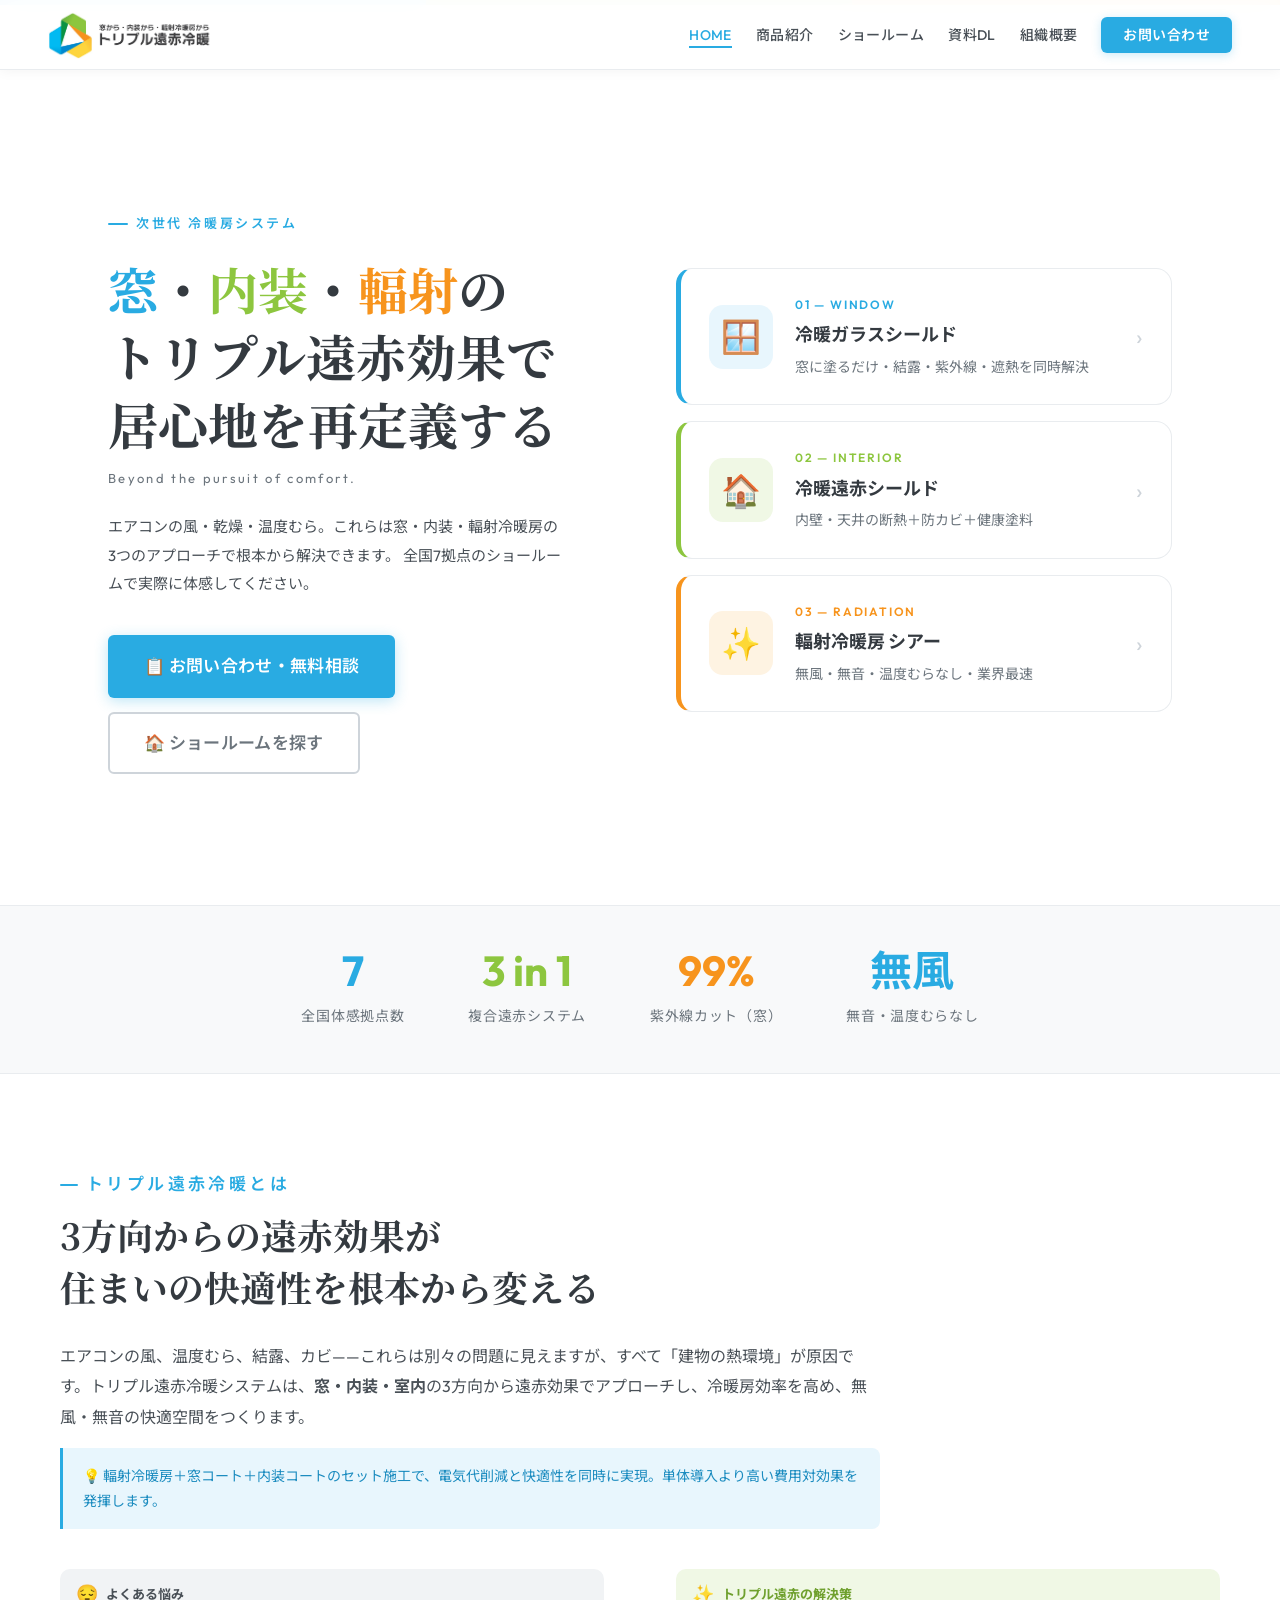
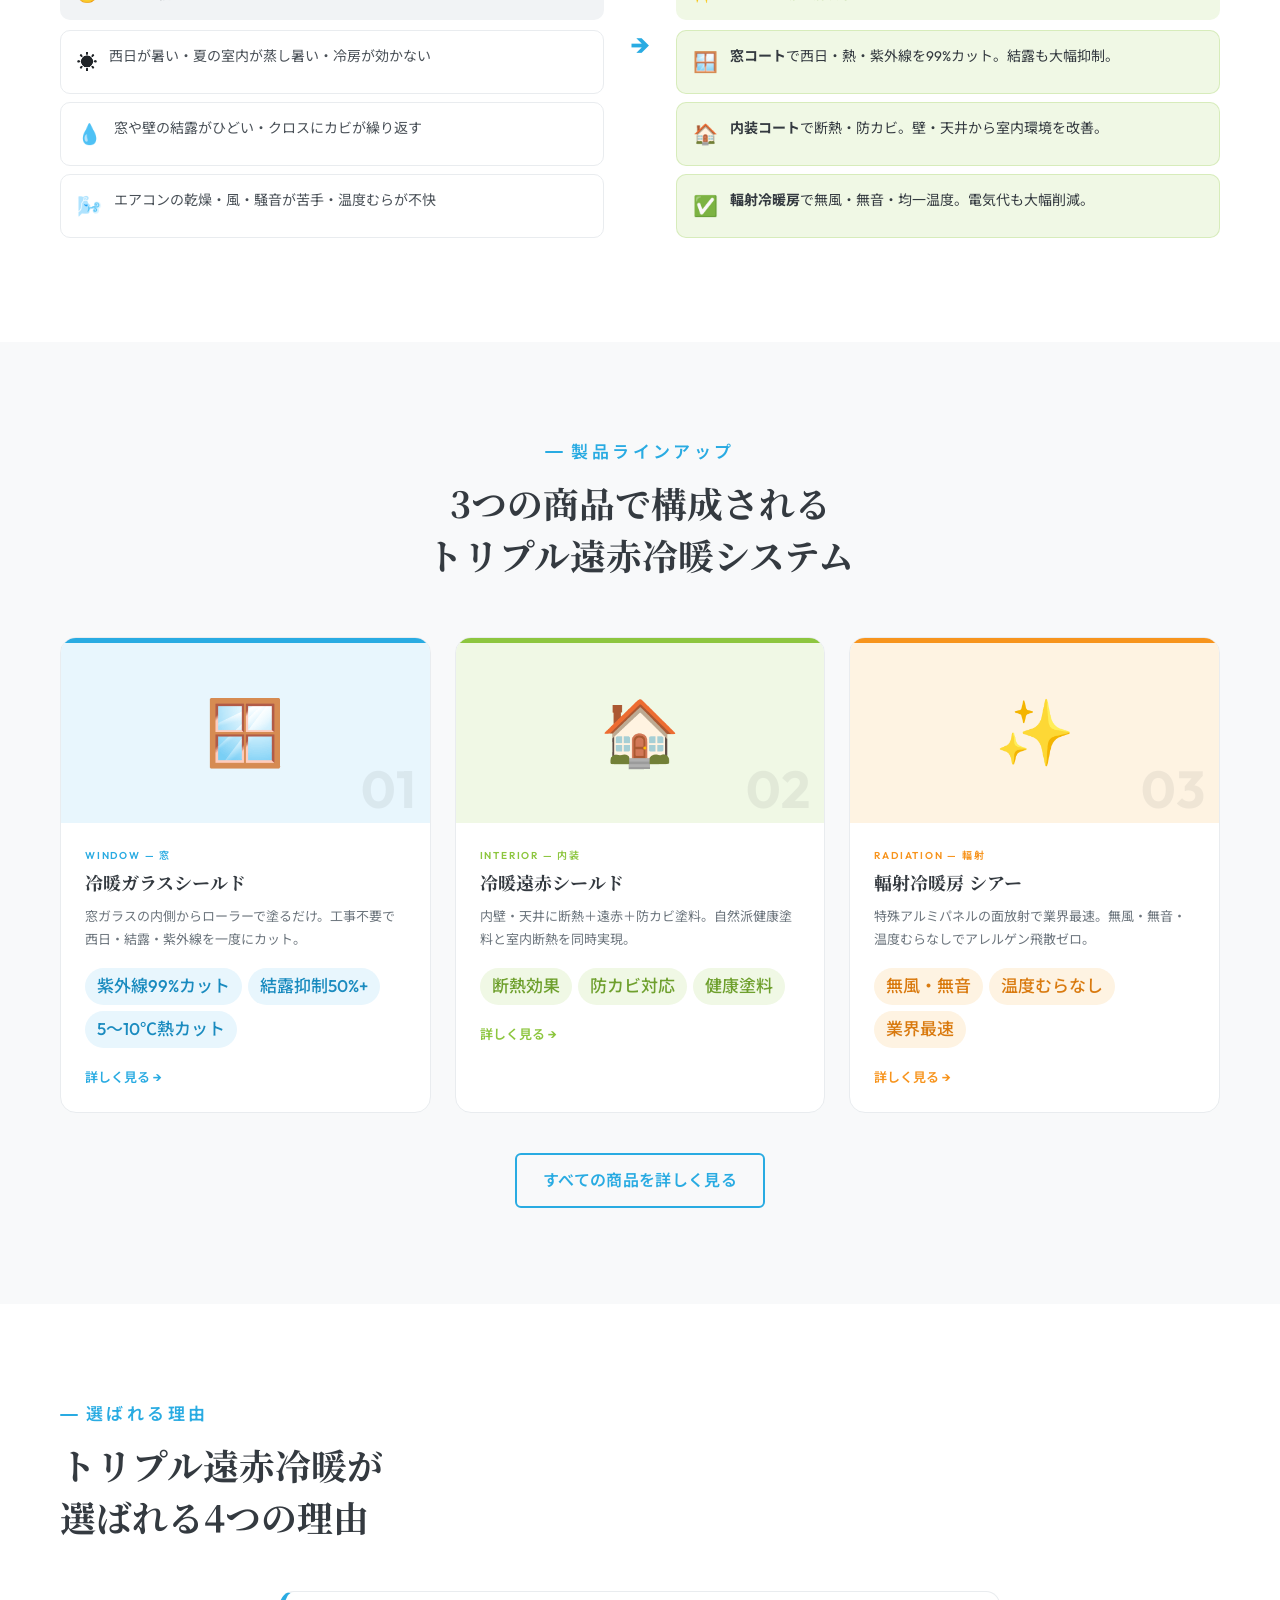
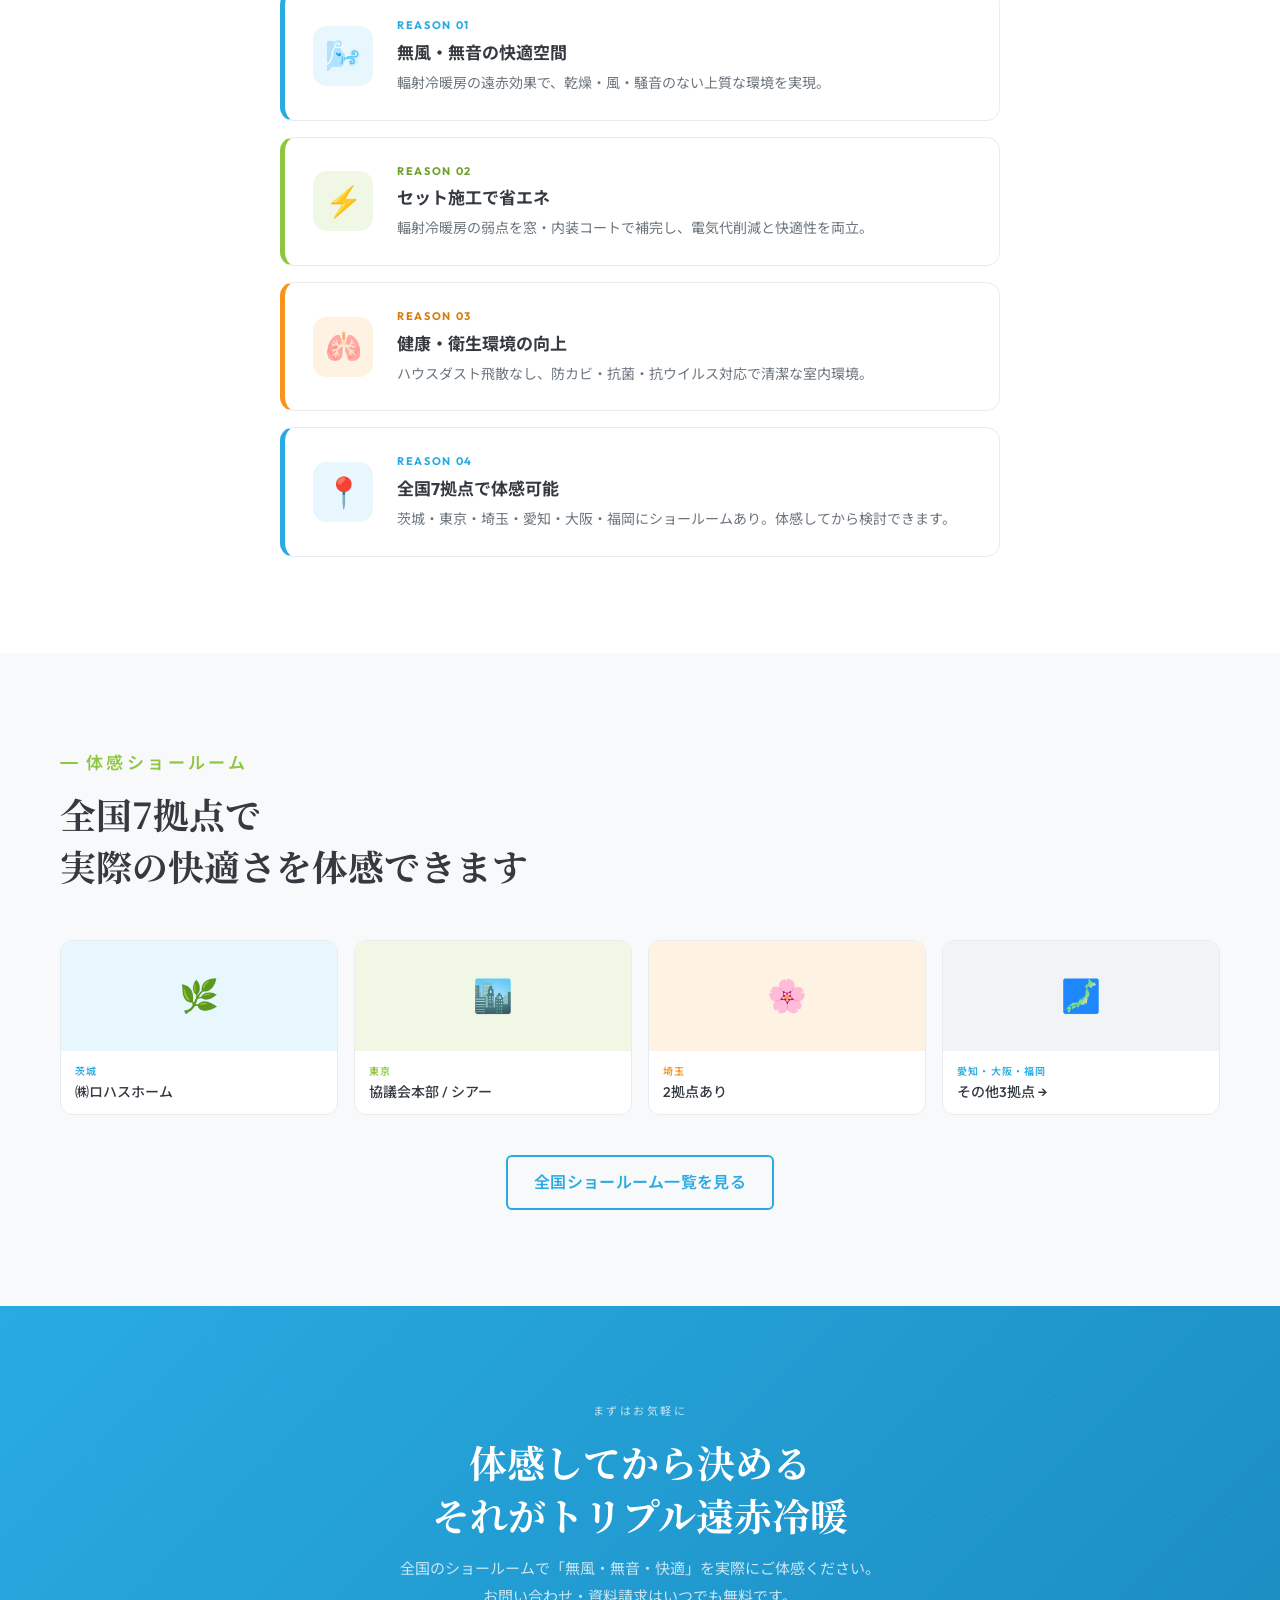
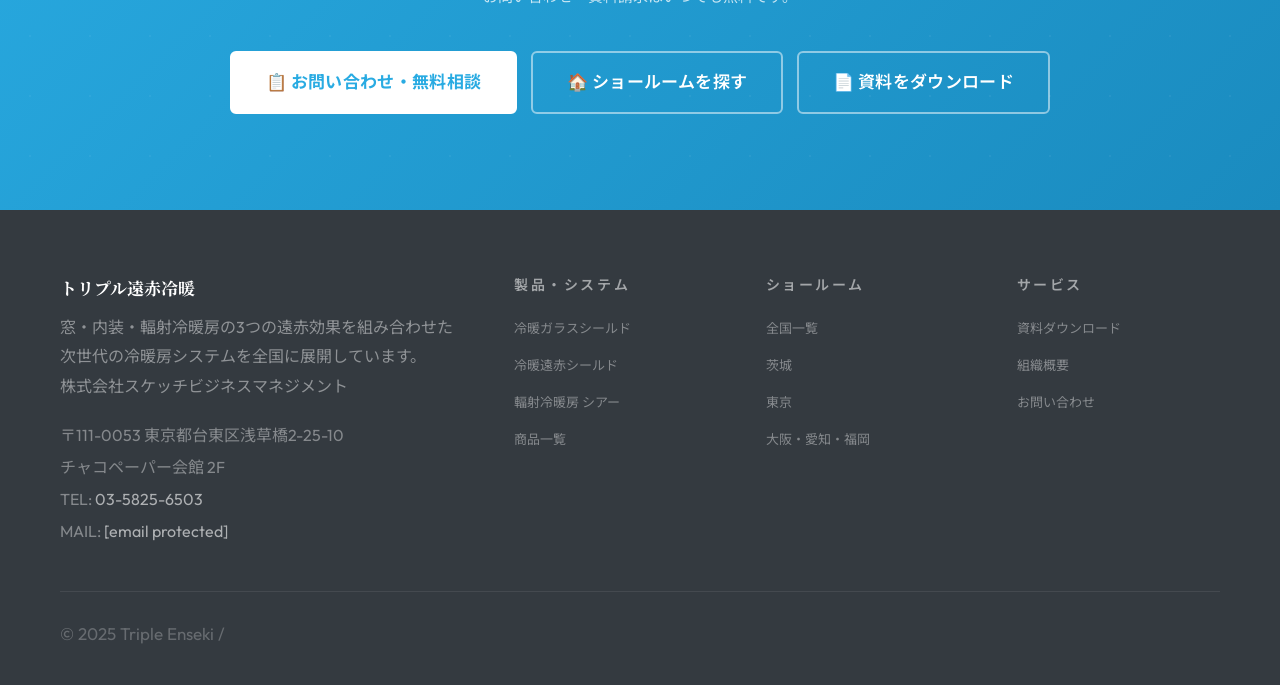
<file: index.html>
<!DOCTYPE html>
<html lang="ja">
<head>
<meta charset="UTF-8">
<meta name="viewport" content="width=device-width, initial-scale=1.0">
<title>トリプル遠赤冷暖 | 窓・内装・輻射冷暖房の複合システム</title>
<meta name="description" content="窓ガラス・内装・輻射冷暖房のトリプル遠赤効果で省エネ・快適・健康な住まいを実現。全国7拠点のショールームで体感できます。東京・埼玉・茨城・愛知・大阪・福岡。">
<meta name="keywords" content="トリプル遠赤冷暖,輻射冷暖房,窓断熱,遠赤外線,省エネ住宅,冷暖ガラスシールド,遠赤シールド,シアー,無風冷暖房">
<meta name="author" content="トリプル遠赤冷暖">
<meta name="robots" content="index, follow">
<link rel="canonical" href="https://www.triple-enseki.net/">
<meta property="og:type" content="website">
<meta property="og:url" content="https://www.triple-enseki.net/">
<meta property="og:title" content="トリプル遠赤冷暖 | 窓・内装・輻射冷暖房の複合システム">
<meta property="og:description" content="窓ガラス・内装・輻射冷暖房のトリプル遠赤効果で省エネ・快適・健康な住まいを実現。全国7拠点のショールームで体感できます。東京・埼玉・茨城・愛知・大阪・福岡。">
<meta property="og:image" content="https://www.triple-enseki.net/logo.jpg">
<meta property="og:site_name" content="トリプル遠赤冷暖">
<meta property="og:locale" content="ja_JP">
<meta name="twitter:card" content="summary_large_image">
<meta name="twitter:title" content="トリプル遠赤冷暖 | 窓・内装・輻射冷暖房の複合システム">
<meta name="twitter:description" content="窓ガラス・内装・輻射冷暖房のトリプル遠赤効果で省エネ・快適・健康な住まいを実現。全国7拠点のショールームで体感できます。東京・埼玉・茨城・愛知・大阪・福岡。">
<meta name="twitter:image" content="https://www.triple-enseki.net/logo.jpg">
<script type="application/ld+json">{"@context":"https://schema.org","@graph":[{"@type":"WebSite","@id":"https://www.triple-enseki.net/#website","url":"https://www.triple-enseki.net/","name":"トリプル遠赤冷暖","description":"窓ガラス・内装・輻射冷暖房のトリプル遠赤効果で省エネ・快適・健康な住まいを実現。全国7拠点のショールームで体感できます。東京・埼玉・茨城・愛知・大阪・福岡。","inLanguage":"ja"},{"@type":"Organization","name":"トリプル遠赤冷暖","url":"https://www.triple-enseki.net","logo":"https://www.triple-enseki.net/logo.jpg","telephone":"03-5825-6503","email":"info@sketch.co.jp","address":{"@type":"PostalAddress","streetAddress":"浅草橋2-25-10 チャコペーパー会館2F","addressLocality":"台東区","addressRegion":"東京都","postalCode":"111-0053","addressCountry":"JP"}}]}</script>
  <link rel="icon" type="image/x-icon" href="favicon.ico">
  <link rel="icon" type="image/png" sizes="192x192" href="favicon-192.png">
  <link rel="apple-touch-icon" sizes="180x180" href="apple-touch-icon.png">
<link rel="stylesheet" href="style.css">
<style>
/* ===== HERO ===== */
.hero {
  min-height: 100vh;
  background: var(--white);
  display: flex;
  align-items: center;
  position: relative;
  overflow: hidden;
  padding-top: var(--nav-h);
}

/* 右半分に実写画像 */
.hero-photo-side {
  position: absolute;
  right: 0; top: 0; bottom: 0;
  width: 52%;
  overflow: hidden;
}

.hero-photo-side img {
  width: 100%; height: 100%;
  object-fit: cover;
  object-position: center;
}

.hero-photo-side::before {
  content: '';
  position: absolute;
  inset: 0;
  background: linear-gradient(90deg, var(--white) 0%, transparent 30%);
  z-index: 1;
}

.hero-photo-side::after {
  content: '';
  position: absolute;
  inset: 0;
  background: rgba(0,0,0,0.08);
  z-index: 0;
}

/* 背景：右側に薄い3色の丸 */
.hero-bg-circles {
  display: none;
}

.hero-content {
  max-width: var(--max-w);
  margin: 0 auto;
  padding: 60px 48px;
  display: grid;
  grid-template-columns: 1fr 1fr;
  gap: 72px;
  align-items: center;
  width: 100%;
  position: relative; z-index: 1;
}

.hero-eyebrow {
  display: inline-flex;
  align-items: center;
  gap: 8px;
  font-size: 13px;
  letter-spacing: 0.2em;
  text-transform: uppercase;
  color: var(--blue);
  font-weight: 600;
  margin-bottom: 20px;
}

.hero-eyebrow::before {
  content: '';
  width: 20px; height: 2px;
  background: var(--blue);
  border-radius: 1px;
}

.hero-title {
  font-family: var(--serif);
  font-size: clamp(30px, 4vw, 50px);
  color: var(--gray-800);
  font-weight: 700;
  line-height: 1.35;
  margin-bottom: 10px;
}

.hero-title .accent-blue  { color: var(--blue); }
.hero-title .accent-green { color: var(--green); }
.hero-title .accent-yellow { color: var(--yellow); }

.hero-title-en {
  font-size: 13px;
  color: var(--text-light);
  letter-spacing: 0.18em;
  margin-bottom: 24px;
  display: block;
  font-weight: 400;
}

.hero-desc {
  font-size: 15px;
  color: var(--text-mid);
  line-height: 1.9;
  margin-bottom: 36px;
  max-width: 460px;
}

.hero-actions { display: flex; gap: 14px; flex-wrap: wrap; }

/* Right: 3つのカード積み上げ */
.hero-cards {
  display: flex;
  flex-direction: column;
  gap: 16px;
}

.hero-product-card {
  background: var(--white);
  border: 1.5px solid var(--gray-200);
  border-radius: 16px;
  padding: 26px 28px;
  display: flex;
  align-items: center;
  gap: 22px;
  transition: all 0.25s;
  cursor: pointer;
  text-decoration: none;
  color: inherit;
}

.hero-product-card:hover {
  box-shadow: 0 8px 28px rgba(0,0,0,0.09);
  transform: translateX(4px);
}

.hero-product-card.blue  { border-left: 5px solid var(--blue); }
.hero-product-card.green { border-left: 5px solid var(--green); }
.hero-product-card.yellow { border-left: 5px solid var(--yellow); }

.hp-icon {
  width: 64px; height: 64px;
  border-radius: 14px;
  display: flex; align-items: center; justify-content: center;
  font-size: 32px;
  flex-shrink: 0;
}

.hp-icon.blue   { background: var(--blue-light); }
.hp-icon.green  { background: var(--green-light); }
.hp-icon.yellow { background: var(--yellow-light); }

.hp-info { flex: 1; }

.hp-no {
  font-size: 12px;
  font-weight: 600;
  letter-spacing: 0.15em;
  text-transform: uppercase;
  margin-bottom: 5px;
}

.hp-no.blue   { color: var(--blue); }
.hp-no.green  { color: var(--green); }
.hp-no.yellow { color: var(--yellow); }

.hp-name {
  font-size: 18px;
  font-weight: 700;
  color: var(--gray-800);
  margin-bottom: 5px;
}

.hp-sub {
  font-size: 14px;
  color: var(--text-light);
  line-height: 1.6;
}

.hp-arrow {
  font-size: 24px;
  color: var(--gray-400);
  transition: color 0.2s;
}

.hero-product-card:hover .hp-arrow { color: var(--blue); }

/* Stats strip */
.stats-strip {
  background: var(--gray-50);
  border-top: 1px solid var(--gray-200);
  border-bottom: 1px solid var(--gray-200);
  padding: 44px 48px;
}
.stats-strip-inner {
  max-width: var(--max-w);
  margin: 0 auto;
  display: flex;
  justify-content: center;
  gap: 64px;
}
.stat-item { text-align: center; }
.stat-num {
  font-size: 42px;
  font-weight: 700;
  color: var(--blue);
  display: block;
  line-height: 1;
  margin-bottom: 10px;
}
.stat-label {
  font-size: 14px;
  color: var(--text-light);
  letter-spacing: 0.05em;
}
@media (max-width: 768px) {
  /* ===== INTRO モバイル ===== */
  .intro-body { max-width: 100%; }
  .intro-body p { font-size: 15px; }
  .problem-grid {
    grid-template-columns: 1fr;
    gap: 0;
  }
  .arrow-col {
    display: flex;
    align-items: center;
    justify-content: center;
    padding: 4px 0;
  }
  .arrow-inner {
    font-size: 22px;
    transform: rotate(90deg);
    display: inline-block;
  }

  /* ===== WHY SECTION モバイル ===== */
  .why-grid { max-width: 100%; }
  .why-item { padding: 16px 14px; gap: 14px; }
  .why-icon-wrap { width: 46px; height: 46px; font-size: 22px; border-radius: 10px; flex-shrink: 0; }
  .why-title { font-size: 15px; }
  .why-desc { font-size: 13px; }

  .stats-strip {
    padding: 0;
    background: var(--white);
    border-top: none;
    border-bottom: none;
  }
  .stats-strip-inner {
    display: grid !important;
    grid-template-columns: 1fr 1fr;
    gap: 10px;
    max-width: 100%;
    padding: 16px;
    background: var(--gray-100);
  }
  .stat-item {
    padding: 24px 12px 20px;
    text-align: center;
    border-radius: 12px;
  }
  .stat-item:nth-child(1) { background: #e8f6fd; border-bottom: 3px solid #29ABE2; }
  .stat-item:nth-child(2) { background: #f0f8e5; border-bottom: 3px solid #8DC63F; }
  .stat-item:nth-child(3) { background: #fef3e2; border-bottom: 3px solid #F7941D; }
  .stat-item:nth-child(4) { background: #e8f6fd; border-bottom: 3px solid #29ABE2; }
  .stat-item:nth-child(1) .stat-num { color: #29ABE2 !important; }
  .stat-item:nth-child(2) .stat-num { color: #6fa02e !important; }
  .stat-item:nth-child(3) .stat-num { color: #d97a0f !important; }
  .stat-item:nth-child(4) .stat-num { color: #29ABE2 !important; }
  .stat-num {
    font-size: 32px !important;
    font-weight: 700;
    display: block;
    line-height: 1;
    margin-bottom: 8px;
    white-space: nowrap;
  }
  .stat-label {
    font-size: 11px !important;
    color: #495057;
    letter-spacing: 0;
    line-height: 1.4;
    white-space: nowrap;
  }
}

/* ===== INTRO ===== */
.intro-body {
  margin-top: 28px;
  margin-bottom: 40px;
  max-width: 820px;
}
.intro-body p {
  font-size: 16px;
  line-height: 1.9;
  color: var(--text-mid);
  margin-bottom: 16px;
}
.intro-highlight {
  background: var(--blue-light);
  border-left: 3px solid var(--blue);
  padding: 16px 20px;
  border-radius: 0 8px 8px 0;
  font-size: 14px;
  color: var(--blue-dark);
  line-height: 1.75;
  margin-top: 8px;
}
.problem-grid {
  display: grid;
  grid-template-columns: 1fr 40px 1fr;
  gap: 16px;
  align-items: start;
}
.problem-col-header {
  display: flex;
  align-items: center;
  gap: 8px;
  padding: 10px 16px;
  border-radius: 10px;
  font-size: 13px;
  font-weight: 700;
  margin-bottom: 10px;
  background: var(--gray-100);
  color: var(--text-mid);
}
.solution-header {
  background: var(--green-light) !important;
  color: var(--green-dark) !important;
}
.problem-col-icon { font-size: 18px; }
.prob-card {
  display: flex;
  align-items: flex-start;
  gap: 12px;
  padding: 14px 16px;
  border-radius: 10px;
  border: 1px solid var(--gray-200);
  background: var(--white);
  margin-bottom: 8px;
}
.solved-card {
  background: var(--green-light) !important;
  border-color: rgba(141,198,63,0.25) !important;
}
.prob-icon { font-size: 20px; flex-shrink: 0; }
.prob-text { font-size: 14px; color: var(--text-mid); line-height: 1.65; }
.solved-card .prob-text { color: var(--gray-800); }
.arrow-col {
  display: flex;
  align-items: center;
  justify-content: center;
  padding-top: 52px;
}
.arrow-inner { font-size: 28px; color: var(--blue); font-weight: 700; }

/* ===== PRODUCTS ===== */
.products-grid {
  display: grid;
  grid-template-columns: repeat(3, 1fr);
  gap: 24px;
  margin-top: 56px;
}

.product-card {
  background: var(--white);
  border: 1px solid var(--gray-200);
  border-radius: 16px;
  overflow: hidden;
  transition: all 0.28s;
  display: flex;
  flex-direction: column;
}

.product-card:hover {
  transform: translateY(-6px);
  box-shadow: 0 20px 50px rgba(0,0,0,0.1);
}

.product-card.blue:hover  { border-color: var(--blue); }
.product-card.green:hover { border-color: var(--green); }
.product-card.yellow:hover { border-color: var(--yellow); }

.product-top-bar { height: 5px; }
.product-card.blue  .product-top-bar { background: var(--blue); }
.product-card.green .product-top-bar { background: var(--green); }
.product-card.yellow .product-top-bar { background: var(--yellow); }

.product-img {
  height: 180px;
  min-height: 180px;
  max-height: 180px;
  display: flex;
  align-items: center;
  justify-content: center;
  font-size: 64px;
  position: relative;
  overflow: hidden;
  flex-shrink: 0;
}

.product-card.blue   .product-img { background: var(--blue-light); }
.product-card.green  .product-img { background: var(--green-light); }
.product-card.yellow .product-img { background: var(--yellow-light); }

.product-num-bg {
  position: absolute;
  right: 14px; bottom: 8px;
  font-size: 52px;
  font-weight: 700;
  opacity: 0.07;
  color: var(--gray-800);
  line-height: 1;
}

.product-body { padding: 24px; flex: 1; display: flex; flex-direction: column; }

.product-cat {
  font-size: 10px;
  letter-spacing: 0.18em;
  text-transform: uppercase;
  font-weight: 600;
  margin-bottom: 6px;
}

.product-card.blue   .product-cat { color: var(--blue); }
.product-card.green  .product-cat { color: var(--green); }
.product-card.yellow .product-cat { color: var(--yellow); }

.product-name {
  font-family: var(--serif);
  font-size: 18px;
  font-weight: 700;
  color: var(--gray-800);
  margin-bottom: 10px;
  line-height: 1.4;
}

.product-desc {
  font-size: 13px;
  color: var(--text-light);
  line-height: 1.75;
  margin-bottom: 18px;
}

.product-tags {
  display: flex;
  flex-wrap: wrap;
  gap: 6px;
  margin-bottom: 18px;
}

.product-link {
  display: inline-flex;
  align-items: center;
  gap: 5px;
  font-size: 13px;
  font-weight: 600;
  text-decoration: none;
  transition: gap 0.2s;
}

.product-card.blue   .product-link { color: var(--blue); }
.product-card.green  .product-link { color: var(--green); }
.product-card.yellow .product-link { color: var(--yellow); }
.product-link:hover { gap: 10px; }

/* ===== WHY (縦並びBOX) ===== */
.why-grid {
  display: flex;
  flex-direction: column;
  gap: 16px;
  margin-top: 48px;
  max-width: 720px;
  margin-left: auto;
  margin-right: auto;
}

.why-item {
  display: flex;
  align-items: center;
  gap: 24px;
  padding: 24px 28px;
  background: var(--white);
  border-radius: 14px;
  border: 1px solid var(--gray-200);
  border-left: 5px solid var(--blue);
  transition: all 0.25s;
}

.why-item:nth-child(2) { border-left-color: var(--green); }
.why-item:nth-child(3) { border-left-color: var(--yellow); }
.why-item:nth-child(4) { border-left-color: var(--blue); }

.why-item:hover {
  box-shadow: 0 8px 28px rgba(0,0,0,0.08);
  transform: translateX(4px);
}

.why-icon-wrap {
  width: 60px;
  height: 60px;
  border-radius: 14px;
  display: flex;
  align-items: center;
  justify-content: center;
  font-size: 30px;
  flex-shrink: 0;
  background: var(--blue-light);
}
.why-item:nth-child(2) .why-icon-wrap { background: var(--green-light); }
.why-item:nth-child(3) .why-icon-wrap { background: var(--yellow-light); }
.why-item:nth-child(4) .why-icon-wrap { background: var(--blue-light); }

.why-body { flex: 1; }

.why-no {
  font-size: 11px;
  font-weight: 700;
  letter-spacing: 0.15em;
  color: var(--blue);
  margin-bottom: 4px;
  display: block;
  text-transform: uppercase;
}
.why-item:nth-child(2) .why-no { color: var(--green-dark); }
.why-item:nth-child(3) .why-no { color: var(--yellow-dark); }

.why-icon { display: none; }

.why-title { font-size: 17px; font-weight: 700; color: var(--gray-800); margin-bottom: 4px; }
.why-desc { font-size: 14px; color: var(--text-light); line-height: 1.7; }

/* ===== SHOWROOM ===== */
.showroom-preview {
  display: grid;
  grid-template-columns: repeat(4, 1fr);
  gap: 16px;
  margin-top: 48px;
}

.showroom-thumb {
  border-radius: 12px;
  overflow: hidden;
  border: 1px solid var(--gray-200);
  background: var(--white);
  transition: all 0.25s;
  text-decoration: none;
  display: block;
}

.showroom-thumb:hover {
  transform: translateY(-4px);
  box-shadow: 0 12px 32px rgba(0,0,0,0.09);
  border-color: var(--blue);
}

.showroom-img {
  height: 110px;
  display: flex;
  align-items: center;
  justify-content: center;
  font-size: 32px;
  background: var(--blue-light);
}

.showroom-thumb:nth-child(2) .showroom-img { background: var(--green-light); }
.showroom-thumb:nth-child(3) .showroom-img { background: var(--yellow-light); }
.showroom-thumb:nth-child(4) .showroom-img { background: var(--gray-100); }

.showroom-info { padding: 12px 14px; }
.showroom-region {
  font-size: 10px;
  font-weight: 600;
  letter-spacing: 0.12em;
  text-transform: uppercase;
  color: var(--blue);
  margin-bottom: 3px;
}
.showroom-name { font-size: 14px; color: var(--gray-800); font-weight: 500; line-height: 1.4; }

/* ===== CTA ===== */
.cta-section {
  background: linear-gradient(135deg, var(--blue) 0%, var(--blue-dark) 100%);
  padding: var(--section-pad);
  text-align: center;
  position: relative;
  overflow: hidden;
}

.cta-section::before {
  content: '';
  position: absolute;
  inset: 0;
  background: url("data:image/svg+xml,%3Csvg width='60' height='60' xmlns='http://www.w3.org/2000/svg'%3E%3Ccircle cx='30' cy='30' r='1' fill='rgba(255,255,255,0.06)'/%3E%3C/svg%3E");
}

.cta-inner { position: relative; z-index: 1; }

.cta-label {
  font-size: 11px;
  letter-spacing: 0.22em;
  text-transform: uppercase;
  color: rgba(255,255,255,0.7);
  margin-bottom: 14px;
  display: block;
}

.cta-title {
  font-family: var(--serif);
  font-size: clamp(24px, 3.2vw, 38px);
  color: var(--white);
  font-weight: 700;
  margin-bottom: 14px;
  line-height: 1.4;
}

.cta-desc {
  font-size: 15px;
  color: rgba(255,255,255,0.75);
  max-width: 480px;
  margin: 0 auto 40px;
  line-height: 1.85;
}

.cta-buttons { display: flex; justify-content: center; gap: 14px; flex-wrap: wrap; }

.btn-white {
  background: var(--white);
  color: var(--blue);
  border: 2px solid var(--white);
  font-weight: 700;
}
.btn-white:hover { background: transparent; color: var(--white); }

.btn-outline-white {
  background: transparent;
  color: var(--white);
  border: 2px solid rgba(255,255,255,0.5);
}
.btn-outline-white:hover { background: rgba(255,255,255,0.12); border-color: var(--white); }

@media (max-width: 768px) {
  /* Hero */
  .hero-grid { grid-template-columns: 1fr; gap: 28px; }
  .hero-h1 { font-size: clamp(26px, 7vw, 38px); }
  .hero-cards { max-width: 100%; }
  .hero-card { padding: 16px 18px; }
  .hero-card-icon { font-size: 28px; width: 44px; height: 44px; }
  .hero-card-name { font-size: 15px; }
  .hero-card-desc { font-size: 12px; }
  /* CTA buttons */
  .cta-buttons { flex-direction: column; align-items: stretch; gap: 10px; padding: 0 4px; }
  .cta-buttons .btn { text-align: center; justify-content: center; }
}
</style>
</head>
<body>

<!-- ストライプ（3色帯） -->
<div class="stripe-bar"></div>

<!-- NAV -->
<nav class="site-nav">
  <a href="index.html" class="nav-logo">
    <img src="logo.jpg" alt="トリプル遠赤冷暖" style="height:48px; width:auto; display:block;">
  </a>
  <ul class="nav-links">
    <li><a href="index.html" class="active">HOME</a></li>
    <li><a href="products.html">商品紹介</a></li>
    <li><a href="showroom.html">ショールーム</a></li>
    <li><a href="download.html">資料DL</a></li>
    <li><a href="about.html">組織概要</a></li>
    <li><a href="contact.html" class="nav-cta-btn">お問い合わせ</a></li>
  </ul>
  <button class="hamburger" id="hamburger" aria-label="メニュー">
    <span></span><span></span><span></span>
  </button>
</nav>
<div class="mobile-nav" id="mobileNav">
  <ul>
    <li><a href="index.html" class="active">HOME</a></li>
    <li><a href="products.html">商品紹介</a></li>
    <li><a href="showroom.html">ショールーム</a></li>
    <li><a href="download.html">資料DL</a></li>
    <li><a href="about.html">組織概要</a></li>
  </ul>
  <div class="mobile-cta"><a href="contact.html">お問い合わせ</a></div>
</div>
<script>
const ham = document.getElementById('hamburger');
const nav = document.getElementById('mobileNav');
ham.addEventListener('click', () => {
  ham.classList.toggle('open');
  nav.classList.toggle('open');
});
document.addEventListener('click', (e) => {
  if (!ham.contains(e.target) && !nav.contains(e.target)) {
    ham.classList.remove('open');
    nav.classList.remove('open');
  }
});
</script>

<!-- HERO -->
<section class="hero">
  <div class="hero-bg-circles">
    <div class="c1"></div>
    <div class="c2"></div>
    <div class="c3"></div>
  </div>

  <div class="hero-content">
    <div class="fade-up">
      <div class="hero-eyebrow">次世代 冷暖房システム</div>
      <h1 class="hero-title">
        <span class="accent-blue">窓</span>・<span class="accent-green">内装</span>・<span class="accent-yellow">輻射</span>の<br>
        トリプル遠赤効果で<br>
        居心地を再定義する
      </h1>
      <span class="hero-title-en">Beyond the pursuit of comfort.</span>
      <p class="hero-desc">
        エアコンの風・乾燥・温度むら。これらは窓・内装・輻射冷暖房の
        3つのアプローチで根本から解決できます。
        全国7拠点のショールームで実際に体感してください。
      </p>
      <div class="hero-actions">
        <a href="contact.html" class="btn btn-blue btn-lg">📋 お問い合わせ・無料相談</a>
        <a href="showroom.html" class="btn btn-outline-gray btn-lg">🏠 ショールームを探す</a>
      </div>
    </div>

    <div class="hero-cards fade-up-2">
      <a href="products.html#glass" class="hero-product-card blue">
        <div class="hp-icon blue">🪟</div>
        <div class="hp-info">
          <div class="hp-no blue">01 — Window</div>
          <div class="hp-name">冷暖ガラスシールド</div>
          <div class="hp-sub">窓に塗るだけ・結露・紫外線・遮熱を同時解決</div>
        </div>
        <div class="hp-arrow">›</div>
      </a>
      <a href="products.html#interior" class="hero-product-card green">
        <div class="hp-icon green">🏠</div>
        <div class="hp-info">
          <div class="hp-no green">02 — Interior</div>
          <div class="hp-name">冷暖遠赤シールド</div>
          <div class="hp-sub">内壁・天井の断熱＋防カビ＋健康塗料</div>
        </div>
        <div class="hp-arrow">›</div>
      </a>
      <a href="products.html#thear" class="hero-product-card yellow">
        <div class="hp-icon yellow">✨</div>
        <div class="hp-info">
          <div class="hp-no yellow">03 — Radiation</div>
          <div class="hp-name">輻射冷暖房 シアー</div>
          <div class="hp-sub">無風・無音・温度むらなし・業界最速</div>
        </div>
        <div class="hp-arrow">›</div>
      </a>
    </div>
  </div>
</section>

<!-- STATS -->
<div class="stats-strip">
  <div class="stats-strip-inner">
    <div class="stat-item">
      <span class="stat-num">7</span>
      <span class="stat-label">全国体感拠点数</span>
    </div>
    <div class="stat-item">
      <span class="stat-num" style="color:var(--green)">3 in 1</span>
      <span class="stat-label">複合遠赤システム</span>
    </div>
    <div class="stat-item">
      <span class="stat-num" style="color:var(--yellow)">99%</span>
      <span class="stat-label">紫外線カット（窓）</span>
    </div>
    <div class="stat-item">
      <span class="stat-num">無風</span>
      <span class="stat-label">無音・温度むらなし</span>
    </div>
  </div>
</div>

<!-- INTRO -->
<section class="section bg-white">
  <div class="section-inner">
    <div class="section-label">トリプル遠赤冷暖とは</div>
    <h2 class="section-title">3方向からの遠赤効果が<br>住まいの快適性を根本から変える</h2>

    <!-- 説明テキスト：横幅フル -->
    <div class="intro-body">
      <p>エアコンの風、温度むら、結露、カビ——これらは別々の問題に見えますが、すべて「建物の熱環境」が原因です。トリプル遠赤冷暖システムは、<strong>窓・内装・室内</strong>の3方向から遠赤効果でアプローチし、冷暖房効率を高め、無風・無音の快適空間をつくります。</p>
      <div class="intro-highlight">
        💡 輻射冷暖房＋窓コート＋内装コートのセット施工で、電気代削減と快適性を同時に実現。単体導入より高い費用対効果を発揮します。
      </div>
    </div>

    <!-- 悩み・解決策カードグリッド -->
    <div class="problem-grid">
      <div class="problem-col">
        <div class="problem-col-header">
          <span class="problem-col-icon">😔</span>
          <span class="problem-col-title">よくある悩み</span>
        </div>
        <div class="prob-card">
          <div class="prob-icon">☀️</div>
          <div class="prob-text">西日が暑い・夏の室内が蒸し暑い・冷房が効かない</div>
        </div>
        <div class="prob-card">
          <div class="prob-icon">💧</div>
          <div class="prob-text">窓や壁の結露がひどい・クロスにカビが繰り返す</div>
        </div>
        <div class="prob-card">
          <div class="prob-icon">🌬️</div>
          <div class="prob-text">エアコンの乾燥・風・騒音が苦手・温度むらが不快</div>
        </div>
      </div>

      <div class="arrow-col">
        <div class="arrow-inner">→</div>
      </div>

      <div class="solution-col">
        <div class="problem-col-header solution-header">
          <span class="problem-col-icon">✨</span>
          <span class="problem-col-title">トリプル遠赤の解決策</span>
        </div>
        <div class="prob-card solved-card">
          <div class="prob-icon">🪟</div>
          <div class="prob-text"><strong>窓コート</strong>で西日・熱・紫外線を99%カット。結露も大幅抑制。</div>
        </div>
        <div class="prob-card solved-card">
          <div class="prob-icon">🏠</div>
          <div class="prob-text"><strong>内装コート</strong>で断熱・防カビ。壁・天井から室内環境を改善。</div>
        </div>
        <div class="prob-card solved-card">
          <div class="prob-icon">✅</div>
          <div class="prob-text"><strong>輻射冷暖房</strong>で無風・無音・均一温度。電気代も大幅削減。</div>
        </div>
      </div>
    </div>
  </div>
</section>

<!-- PRODUCTS -->
<section class="section bg-gray">
  <div class="section-inner">
    <div class="section-label text-center" style="justify-content:center;">製品ラインアップ</div>
    <h2 class="section-title text-center">3つの商品で構成される<br>トリプル遠赤冷暖システム</h2>
    <div class="products-grid">

      <div class="product-card blue">
        <div class="product-top-bar"></div>
        <div class="product-img">
          🪟
          <div class="product-num-bg">01</div>
        </div>
        <div class="product-body">
          <div class="product-cat">Window — 窓</div>
          <div class="product-name">冷暖ガラスシールド</div>
          <div class="product-desc">窓ガラスの内側からローラーで塗るだけ。工事不要で西日・結露・紫外線を一度にカット。</div>
          <div class="product-tags">
            <span class="tag tag-blue">紫外線99%カット</span>
            <span class="tag tag-blue">結露抑制50%+</span>
            <span class="tag tag-blue">5〜10℃熱カット</span>
          </div>
          <a href="products.html#glass" class="product-link">詳しく見る →</a>
        </div>
      </div>

      <div class="product-card green">
        <div class="product-top-bar"></div>
        <div class="product-img">
          🏠
          <div class="product-num-bg">02</div>
        </div>
        <div class="product-body">
          <div class="product-cat">Interior — 内装</div>
          <div class="product-name">冷暖遠赤シールド</div>
          <div class="product-desc">内壁・天井に断熱＋遠赤＋防カビ塗料。自然派健康塗料と室内断熱を同時実現。</div>
          <div class="product-tags">
            <span class="tag tag-green">断熱効果</span>
            <span class="tag tag-green">防カビ対応</span>
            <span class="tag tag-green">健康塗料</span>
          </div>
          <a href="products.html#interior" class="product-link">詳しく見る →</a>
        </div>
      </div>

      <div class="product-card yellow">
        <div class="product-top-bar"></div>
        <div class="product-img">
          ✨
          <div class="product-num-bg">03</div>
        </div>
        <div class="product-body">
          <div class="product-cat">Radiation — 輻射</div>
          <div class="product-name">輻射冷暖房 シアー</div>
          <div class="product-desc">特殊アルミパネルの面放射で業界最速。無風・無音・温度むらなしでアレルゲン飛散ゼロ。</div>
          <div class="product-tags">
            <span class="tag tag-yellow">無風・無音</span>
            <span class="tag tag-yellow">温度むらなし</span>
            <span class="tag tag-yellow">業界最速</span>
          </div>
          <a href="products.html#thear" class="product-link">詳しく見る →</a>
        </div>
      </div>

    </div>
    <div class="text-center mt-40">
      <a href="products.html" class="btn btn-outline-blue">すべての商品を詳しく見る</a>
    </div>
  </div>
</section>

<!-- WHY -->
<section class="section bg-white">
  <div class="section-inner">
    <div class="section-label">選ばれる理由</div>
    <h2 class="section-title">トリプル遠赤冷暖が<br>選ばれる4つの理由</h2>
    <div class="why-grid">
      <div class="why-item">
        <div class="why-icon-wrap">🌬️</div>
        <div class="why-body">
          <span class="why-no">Reason 01</span>
          <div class="why-title">無風・無音の快適空間</div>
          <div class="why-desc">輻射冷暖房の遠赤効果で、乾燥・風・騒音のない上質な環境を実現。</div>
        </div>
      </div>
      <div class="why-item">
        <div class="why-icon-wrap">⚡</div>
        <div class="why-body">
          <span class="why-no">Reason 02</span>
          <div class="why-title">セット施工で省エネ</div>
          <div class="why-desc">輻射冷暖房の弱点を窓・内装コートで補完し、電気代削減と快適性を両立。</div>
        </div>
      </div>
      <div class="why-item">
        <div class="why-icon-wrap">🫁</div>
        <div class="why-body">
          <span class="why-no">Reason 03</span>
          <div class="why-title">健康・衛生環境の向上</div>
          <div class="why-desc">ハウスダスト飛散なし、防カビ・抗菌・抗ウイルス対応で清潔な室内環境。</div>
        </div>
      </div>
      <div class="why-item">
        <div class="why-icon-wrap">📍</div>
        <div class="why-body">
          <span class="why-no">Reason 04</span>
          <div class="why-title">全国7拠点で体感可能</div>
          <div class="why-desc">茨城・東京・埼玉・愛知・大阪・福岡にショールームあり。体感してから検討できます。</div>
        </div>
      </div>
    </div>
  </div>
</section>

<!-- SHOWROOM PREVIEW -->
<section class="section bg-gray">
  <div class="section-inner">
    <div class="section-label green">体感ショールーム</div>
    <h2 class="section-title">全国7拠点で<br>実際の快適さを体感できます</h2>
    <div class="showroom-preview">
      <a href="showroom.html#ibaraki" class="showroom-thumb">
        <div class="showroom-img">🌿</div>
        <div class="showroom-info">
          <div class="showroom-region">茨城</div>
          <div class="showroom-name">㈱ロハスホーム</div>
        </div>
      </a>
      <a href="showroom.html#tokyo" class="showroom-thumb">
        <div class="showroom-img">🏙️</div>
        <div class="showroom-info">
          <div class="showroom-region" style="color:var(--green)">東京</div>
          <div class="showroom-name">協議会本部 / シアー</div>
        </div>
      </a>
      <a href="showroom.html#saitama" class="showroom-thumb">
        <div class="showroom-img">🌸</div>
        <div class="showroom-info">
          <div class="showroom-region" style="color:var(--yellow)">埼玉</div>
          <div class="showroom-name">2拠点あり</div>
        </div>
      </a>
      <a href="showroom.html" class="showroom-thumb">
        <div class="showroom-img">🗾</div>
        <div class="showroom-info">
          <div class="showroom-region">愛知・大阪・福岡</div>
          <div class="showroom-name">その他3拠点 →</div>
        </div>
      </a>
    </div>
    <div class="text-center mt-40">
      <a href="showroom.html" class="btn btn-outline-blue">全国ショールーム一覧を見る</a>
    </div>
  </div>
</section>

<!-- CTA -->
<section class="cta-section">
  <div class="cta-inner">
    <span class="cta-label">まずはお気軽に</span>
    <h2 class="cta-title">体感してから決める<br>それがトリプル遠赤冷暖</h2>
    <p class="cta-desc">全国のショールームで「無風・無音・快適」を実際にご体感ください。お問い合わせ・資料請求はいつでも無料です。</p>
    <div class="cta-buttons">
      <a href="contact.html" class="btn btn-white btn-lg">📋 お問い合わせ・無料相談</a>
      <a href="showroom.html" class="btn btn-outline-white btn-lg">🏠 ショールームを探す</a>
      <a href="download.html" class="btn btn-outline-white btn-lg">📄 資料をダウンロード</a>
    </div>
  </div>
</section>

<!-- FOOTER -->
<footer class="site-footer">
  <div class="footer-inner">
    <div class="footer-grid">
      <div>
        <div class="footer-brand-name">トリプル遠赤冷暖</div>
        <p class="footer-desc">窓・内装・輻射冷暖房の3つの遠赤効果を組み合わせた次世代の冷暖房システムを全国に展開しています。<br>株式会社スケッチビジネスマネジメント</p>
        <div class="footer-contact">
          〒111-0053 東京都台東区浅草橋2-25-10<br>
          チャコペーパー会館 2F<br>
          TEL: <a href="tel:0358256503">03-5825-6503</a><br>
          MAIL: <a href="/cdn-cgi/l/email-protection#01686f676e41726a647562692f626e2f6b71"><span class="__cf_email__" data-cfemail="036a6d656c4370686677606b2d606c2d6973">[email&#160;protected]</span></a>
        </div>
      </div>
      <div>
        <div class="footer-col-title">製品・システム</div>
        <ul class="footer-links">
          <li><a href="products.html#glass">冷暖ガラスシールド</a></li>
          <li><a href="products.html#interior">冷暖遠赤シールド</a></li>
          <li><a href="products.html#thear">輻射冷暖房 シアー</a></li>
          <li><a href="products.html">商品一覧</a></li>
        </ul>
      </div>
      <div>
        <div class="footer-col-title">ショールーム</div>
        <ul class="footer-links">
          <li><a href="showroom.html">全国一覧</a></li>
          <li><a href="showroom.html#ibaraki">茨城</a></li>
          <li><a href="showroom.html#tokyo">東京</a></li>
          <li><a href="showroom.html#osaka">大阪・愛知・福岡</a></li>
        </ul>
      </div>
      <div>
        <div class="footer-col-title">サービス</div>
        <ul class="footer-links">
          <li><a href="download.html">資料ダウンロード</a></li>
          <li><a href="about.html">組織概要</a></li>
          <li><a href="contact.html">お問い合わせ</a></li>
        </ul>
      </div>
    </div>
    <div class="footer-bottom">
      <span>&copy; 2025 Triple Enseki /
</file>
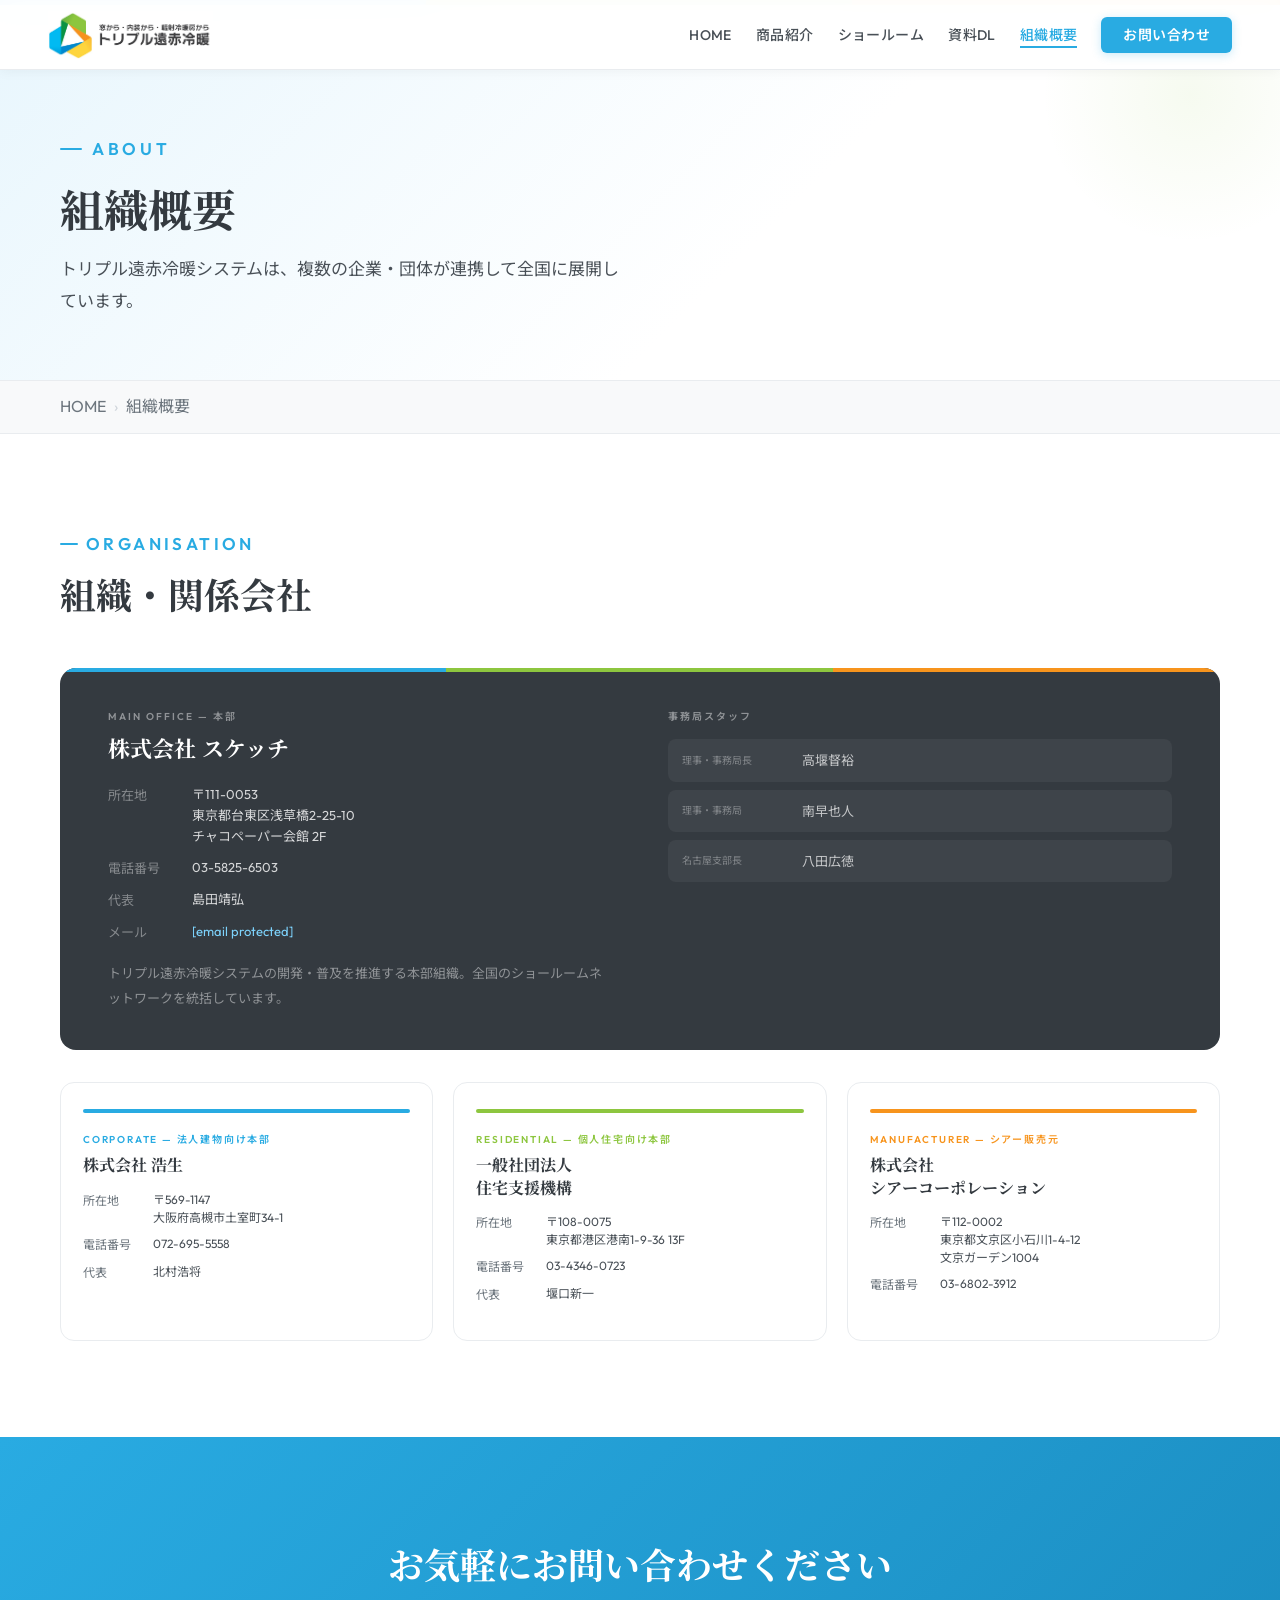
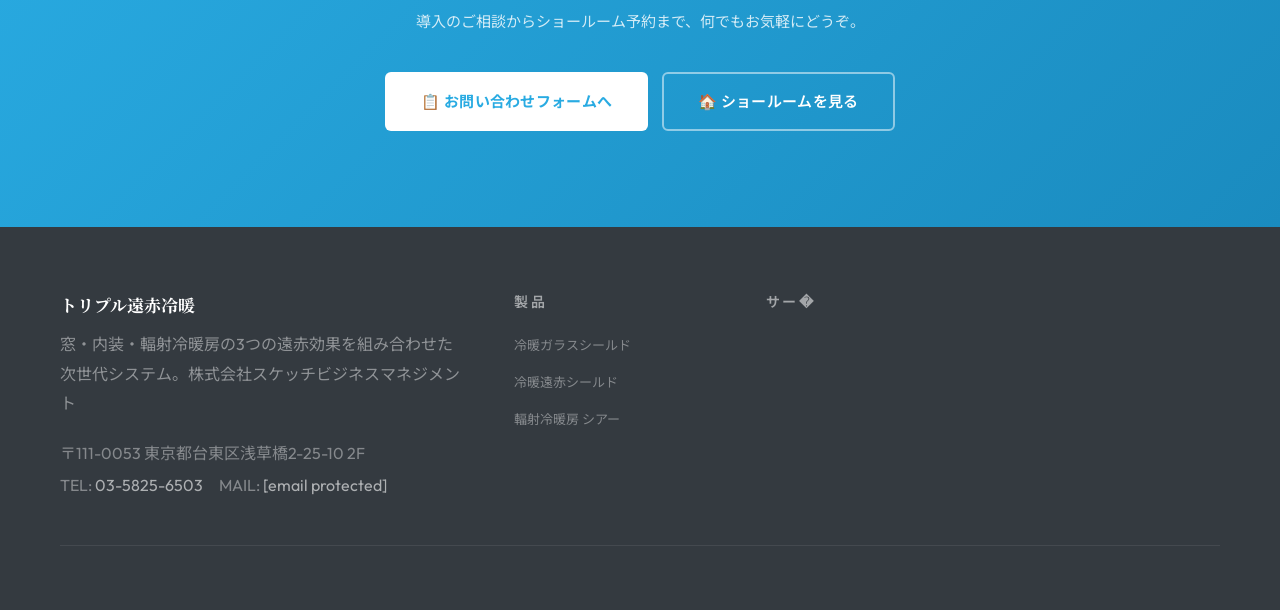
<file: about.html>
<!DOCTYPE html>
<html lang="ja">
<head>
<meta charset="UTF-8">
<meta name="viewport" content="width=device-width, initial-scale=1.0">
<title>組織概要 | トリプル遠赤冷暖</title>
<meta name="description" content="トリプル遠赤冷暖を展開する組織のご紹介。株式会社スケッチビジネスマネジメント・株式会社Sketch・一般社団法人脂肪族ポリウレア普及推進協議会。">
<meta name="keywords" content="会社概要,スケッチ,脂肪族ポリウレア普及推進協議会,組織概要,島田靖弘">
<meta name="author" content="トリプル遠赤冷暖">
<meta name="robots" content="index, follow">
<link rel="canonical" href="https://www.triple-enseki.net/about.html">
<meta property="og:type" content="article">
<meta property="og:url" content="https://www.triple-enseki.net/about.html">
<meta property="og:title" content="組織概要 | 株式会社スケッチ・協議会 | トリプル遠赤冷暖">
<meta property="og:description" content="トリプル遠赤冷暖を展開する組織のご紹介。株式会社スケッチビジネスマネジメント・株式会社Sketch・一般社団法人脂肪族ポリウレア普及推進協議会。">
<meta property="og:image" content="https://www.triple-enseki.net/logo.jpg">
<meta property="og:site_name" content="トリプル遠赤冷暖">
<meta property="og:locale" content="ja_JP">
<meta name="twitter:card" content="summary_large_image">
<meta name="twitter:title" content="組織概要 | 株式会社スケッチ・協議会 | トリプル遠赤冷暖">
<meta name="twitter:description" content="トリプル遠赤冷暖を展開する組織のご紹介。株式会社スケッチビジネスマネジメント・株式会社Sketch・一般社団法人脂肪族ポリウレア普及推進協議会。">
<meta name="twitter:image" content="https://www.triple-enseki.net/logo.jpg">
<script type="application/ld+json">{"@context":"https://schema.org","@type":"AboutPage","url":"https://www.triple-enseki.net/about.html","name":"組織概要 | 株式会社スケッチ・協議会 | トリプル遠赤冷暖","description":"トリプル遠赤冷暖を展開する組織のご紹介。株式会社スケッチビジネスマネジメント・株式会社Sketch・一般社団法人脂肪族ポリウレア普及推進協議会。","inLanguage":"ja","isPartOf":{"@type":"WebSite","url":"https://www.triple-enseki.net/","name":"トリプル遠赤冷暖"}}</script>
  <link rel="icon" type="image/x-icon" href="favicon.ico">
  <link rel="icon" type="image/png" sizes="192x192" href="favicon-192.png">
  <link rel="apple-touch-icon" sizes="180x180" href="apple-touch-icon.png">
<link rel="stylesheet" href="style.css">
<style>
.org-main {
  background: var(--gray-800);
  border-radius: 16px;
  padding: 40px 48px;
  display: grid;
  grid-template-columns: 1fr 1fr;
  gap: 56px;
  align-items: start;
  margin-bottom: 32px;
  position: relative;
  overflow: hidden;
}
.org-main::before {
  content: '';
  position: absolute;
  top: 0; left: 0; right: 0;
  height: 4px;
  background: linear-gradient(90deg, var(--blue) 33.3%, var(--green) 33.3% 66.6%, var(--yellow) 66.6%);
}

.org-main-role { font-size:10px; letter-spacing:0.2em; text-transform:uppercase; color:rgba(255,255,255,0.45); font-weight:600; margin-bottom:8px; }
.org-main-name { font-family:var(--serif); font-size:22px; font-weight:700; color:var(--white); margin-bottom:20px; line-height:1.4; }
.org-main-row { display:flex; gap:12px; font-size:13px; margin-bottom:10px; }
.org-main-key { color:rgba(255,255,255,0.4); min-width:72px; flex-shrink:0; }
.org-main-val { color:rgba(255,255,255,0.8); line-height:1.6; }
.org-main-val a { color:#7dd3fc; text-decoration:none; }
.org-main-val a:hover { color:#ffffff; text-decoration:underline; }
.org-main-desc { font-size:13px; color:rgba(255,255,255,0.45); line-height:1.9; margin-top:18px; }

.staff-label { font-size:10px; letter-spacing:0.2em; text-transform:uppercase; color:rgba(255,255,255,0.45); font-weight:600; margin-bottom:14px; }
.staff-list { display:flex; flex-direction:column; gap:8px; }
.staff-item {
  display:flex; align-items:center; gap:10px;
  padding:10px 14px; background:rgba(255,255,255,0.05); border-radius:8px;
  font-size:13px; color:rgba(255,255,255,0.7);
}
.staff-pos { font-size:10px; color:rgba(255,255,255,0.35); min-width:110px; }

.orgs-grid { display:grid; grid-template-columns:repeat(3,1fr); gap:20px; }

.org-card {
  background:var(--white); border:1px solid var(--gray-200);
  border-radius:14px; padding:26px 22px; transition:all 0.25s;
}
.org-card:hover { transform:translateY(-4px); box-shadow:0 12px 36px rgba(0,0,0,0.08); }
.org-card:nth-child(1):hover { border-color:var(--blue); }
.org-card:nth-child(2):hover { border-color:var(--green); }
.org-card:nth-child(3):hover { border-color:var(--yellow); }

.org-top-bar { height:4px; border-radius:2px; margin-bottom:18px; }
.org-card:nth-child(1) .org-top-bar { background:var(--blue); }
.org-card:nth-child(2) .org-top-bar { background:var(--green); }
.org-card:nth-child(3) .org-top-bar { background:var(--yellow); }

.org-role { font-size:10px; letter-spacing:0.18em; text-transform:uppercase; font-weight:600; margin-bottom:6px; }
.org-card:nth-child(1) .org-role { color:var(--blue); }
.org-card:nth-child(2) .org-role { color:var(--green); }
.org-card:nth-child(3) .org-role { color:var(--yellow); }

.org-name { font-family:var(--serif); font-size:16px; font-weight:700; color:var(--gray-800); margin-bottom:14px; line-height:1.4; }
.org-row { display:flex; gap:10px; font-size:12px; margin-bottom:8px; }
.org-key { color:var(--text-light); min-width:60px; flex-shrink:0; }
.org-val { color:var(--text-mid); line-height:1.5; }
@media (max-width: 768px) {
  .org-main-grid { grid-template-columns: 1fr; gap: 24px; }
  .staff-grid { grid-template-columns: 1fr 1fr; gap: 8px; }
  .orgs-grid { grid-template-columns: 1fr; gap: 16px; }
}
</style>
</head>
<body>
<div class="stripe-bar"></div>
<nav class="site-nav">
  <a href="index.html" class="nav-logo">
    <img src="logo.jpg" alt="トリプル遠赤冷暖" style="height:48px; width:auto; display:block;">
  </a>
  <ul class="nav-links">
    <li><a href="index.html">HOME</a></li>
    <li><a href="products.html">商品紹介</a></li>
    <li><a href="showroom.html">ショールーム</a></li>
    <li><a href="download.html">資料DL</a></li>
    <li><a href="about.html" class="active">組織概要</a></li>
    <li><a href="contact.html" class="nav-cta-btn">お問い合わせ</a></li>
  </ul>
  <button class="hamburger" id="hamburger" aria-label="メニュー">
    <span></span><span></span><span></span>
  </button>
</nav>
<div class="mobile-nav" id="mobileNav">
  <ul>
    <li><a href="index.html">HOME</a></li>
    <li><a href="products.html">商品紹介</a></li>
    <li><a href="showroom.html">ショールーム</a></li>
    <li><a href="download.html">資料DL</a></li>
    <li><a href="about.html" class="active">組織概要</a></li>
  </ul>
  <div class="mobile-cta"><a href="contact.html">お問い合わせ</a></div>
</div>
<script>
const ham = document.getElementById('hamburger');
const nav = document.getElementById('mobileNav');
ham.addEventListener('click', () => { ham.classList.toggle('open'); nav.classList.toggle('open'); });
document.addEventListener('click', (e) => { if (!ham.contains(e.target) && !nav.contains(e.target)) { ham.classList.remove('open'); nav.classList.remove('open'); } });
</script>

<section class="page-hero">
  <div class="page-hero-inner">
    <div class="page-hero-label fade-up">About</div>
    <h1 class="fade-up-2">組織概要</h1>
    <p class="page-hero-desc fade-up-3">トリプル遠赤冷暖システムは、複数の企業・団体が連携して全国に展開しています。</p>
  </div>
</section>
<div class="breadcrumb"><div class="breadcrumb-inner"><a href="index.html">HOME</a><span class="breadcrumb-sep">›</span><span>組織概要</span></div></div>

<section class="section bg-white">
  <div class="section-inner">
    <div class="section-label">Organisation</div>
    <h2 class="section-title">組織・関係会社</h2>

    <div class="org-main" style="margin-top:48px;">
      <div>
        <div class="org-main-role">Main Office — 本部</div>
        <div class="org-main-name">株式会社 スケッチ</div>
        <div class="org-main-row"><span class="org-main-key">所在地</span><span class="org-main-val">〒111-0053<br>東京都台東区浅草橋2-25-10<br>チャコペーパー会館 2F</span></div>
        <div class="org-main-row"><span class="org-main-key">電話番号</span><span class="org-main-val">03-5825-6503</span></div>
        <div class="org-main-row"><span class="org-main-key">代表</span><span class="org-main-val">島田靖弘</span></div>
        <div class="org-main-row"><span class="org-main-key">メール</span><span class="org-main-val"><a href="/cdn-cgi/l/email-protection#6801060e07281b030d1c0b00460b07460218"><span class="__cf_email__" data-cfemail="2d44434b426d5e4648594e45034e4203475d">[email&#160;protected]</span></a></span></div>
        <p class="org-main-desc">トリプル遠赤冷暖システムの開発・普及を推進する本部組織。全国のショールームネットワークを統括しています。</p>
      </div>
      <div>
        <div class="staff-label">事務局スタッフ</div>
        <div class="staff-list">
          <div class="staff-item"><span class="staff-pos">理事・事務局長</span><span>高堰督裕</span></div>
          <div class="staff-item"><span class="staff-pos">理事・事務局</span><span>南早也人</span></div>
          <div class="staff-item"><span class="staff-pos">名古屋支部長</span><span>八田広徳</span></div>
        </div>
      </div>
    </div>

    <div class="orgs-grid">

      <div class="org-card">
        <div class="org-top-bar"></div>
        <div class="org-role">Corporate — 法人建物向け本部</div>
        <div class="org-name">株式会社 浩生</div>
        <div class="org-row"><span class="org-key">所在地</span><span class="org-val">〒569-1147<br>大阪府高槻市土室町34-1</span></div>
        <div class="org-row"><span class="org-key">電話番号</span><span class="org-val">072-695-5558</span></div>
        <div class="org-row"><span class="org-key">代表</span><span class="org-val">北村浩将</span></div>
      </div>

      <div class="org-card">
        <div class="org-top-bar"></div>
        <div class="org-role">Residential — 個人住宅向け本部</div>
        <div class="org-name">一般社団法人<br>住宅支援機構</div>
        <div class="org-row"><span class="org-key">所在地</span><span class="org-val">〒108-0075<br>東京都港区港南1-9-36 13F</span></div>
        <div class="org-row"><span class="org-key">電話番号</span><span class="org-val">03-4346-0723</span></div>
        <div class="org-row"><span class="org-key">代表</span><span class="org-val">堰口新一</span></div>
      </div>

      <div class="org-card">
        <div class="org-top-bar"></div>
        <div class="org-role">Manufacturer — シアー販売元</div>
        <div class="org-name">株式会社<br>シアーコーポレーション</div>
        <div class="org-row"><span class="org-key">所在地</span><span class="org-val">〒112-0002<br>東京都文京区小石川1-4-12<br>文京ガーデン1004</span></div>
        <div class="org-row"><span class="org-key">電話番号</span><span class="org-val">03-6802-3912</span></div>
      </div>

    </div>
  </div>
</section>

<section style="background:linear-gradient(135deg,var(--blue) 0%,var(--blue-dark) 100%);padding:var(--section-pad);text-align:center;">
  <h2 style="font-family:var(--serif);font-size:clamp(22px,3vw,36px);color:white;font-weight:700;margin-bottom:14px;">お気軽にお問い合わせください</h2>
  <p style="font-size:15px;color:rgba(255,255,255,0.8);max-width:460px;margin:0 auto 36px;line-height:1.85;">導入のご相談からショールーム予約まで、何でもお気軽にどうぞ。</p>
  <div style="display:flex;justify-content:center;gap:14px;flex-wrap:wrap;">
    <a href="contact.html" class="btn" style="background:white;color:var(--blue);font-weight:700;padding:15px 34px;font-size:15px;">📋 お問い合わせフォームへ</a>
    <a href="showroom.html" class="btn" style="background:transparent;color:white;border:2px solid rgba(255,255,255,0.5);padding:15px 34px;font-size:15px;">🏠 ショールームを見る</a>
  </div>
</section>

<footer class="site-footer">
  <div class="footer-inner">
    <div class="footer-grid">
      <div><div class="footer-brand-name">トリプル遠赤冷暖</div><p class="footer-desc">窓・内装・輻射冷暖房の3つの遠赤効果を組み合わせた次世代システム。株式会社スケッチビジネスマネジメント</p><div class="footer-contact">〒111-0053 東京都台東区浅草橋2-25-10 2F<br>TEL: <a href="tel:0358256503">03-5825-6503</a>　MAIL: <a href="/cdn-cgi/l/email-protection#046d6a626b44776f6170676c2a676b2a6e74"><span class="__cf_email__" data-cfemail="046d6a626b44776f6170676c2a676b2a6e74">[email&#160;protected]</span></a></div></div>
      <div><div class="footer-col-title">製品</div><ul class="footer-links"><li><a href="products.html#glass">冷暖ガラスシールド</a></li><li><a href="products.html#interior">冷暖遠赤シールド</a></li><li><a href="products.html#thear">輻射冷暖房 シアー</a></li></ul></div>
      <div><div class="footer-col-title">サー�
</file>
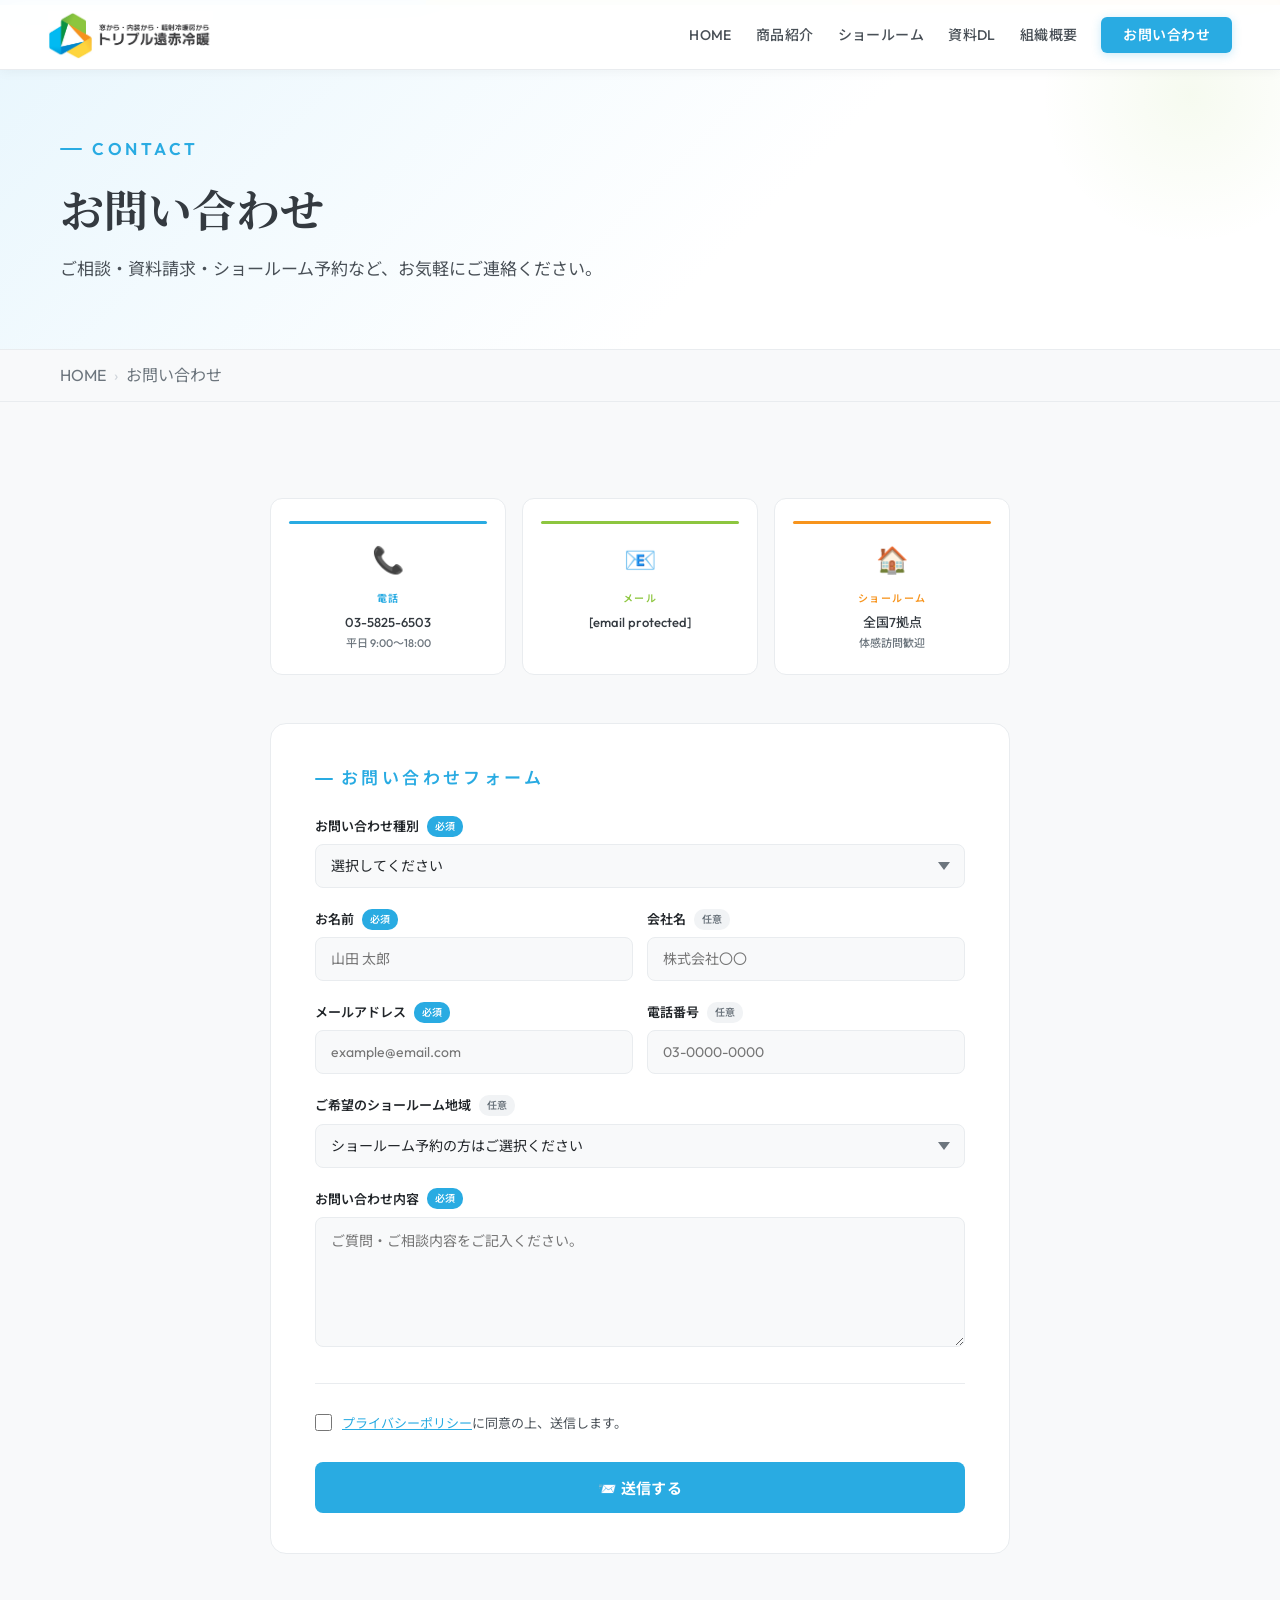
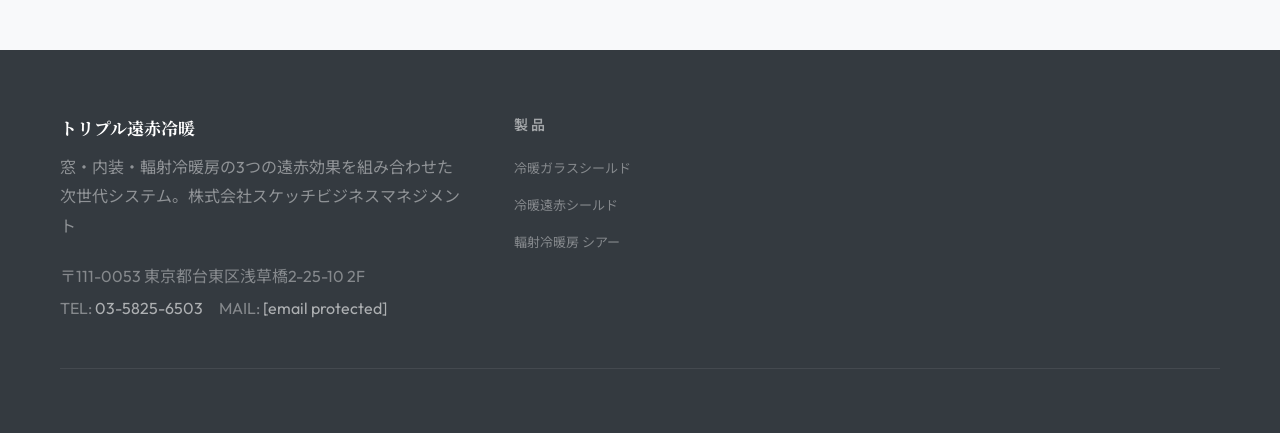
<file: contact.html>
<!DOCTYPE html>
<html lang="ja">
<head>
<meta charset="UTF-8">
<meta name="viewport" content="width=device-width, initial-scale=1.0">
<title>お問い合わせ | トリプル遠赤冷暖</title>
<meta name="description" content="トリプル遠赤冷暖へのお問い合わせ・無料相談・資料請求はこちら。TEL: 03-5825-6503。ショールーム見学のご予約もお気軽にどうぞ。">
<meta name="keywords" content="お問い合わせ,無料相談,資料請求,ショールーム予約,輻射冷暖房">
<meta name="author" content="トリプル遠赤冷暖">
<meta name="robots" content="index, follow">
<link rel="canonical" href="https://www.triple-enseki.net/contact.html">
<meta property="og:type" content="article">
<meta property="og:url" content="https://www.triple-enseki.net/contact.html">
<meta property="og:title" content="お問い合わせ | 無料相談・資料請求 | トリプル遠赤冷暖">
<meta property="og:description" content="トリプル遠赤冷暖へのお問い合わせ・無料相談・資料請求はこちら。TEL: 03-5825-6503。ショールーム見学のご予約もお気軽にどうぞ。">
<meta property="og:image" content="https://www.triple-enseki.net/logo.jpg">
<meta property="og:site_name" content="トリプル遠赤冷暖">
<meta property="og:locale" content="ja_JP">
<meta name="twitter:card" content="summary_large_image">
<meta name="twitter:title" content="お問い合わせ | 無料相談・資料請求 | トリプル遠赤冷暖">
<meta name="twitter:description" content="トリプル遠赤冷暖へのお問い合わせ・無料相談・資料請求はこちら。TEL: 03-5825-6503。ショールーム見学のご予約もお気軽にどうぞ。">
<meta name="twitter:image" content="https://www.triple-enseki.net/logo.jpg">
<script type="application/ld+json">{"@context":"https://schema.org","@type":"ContactPage","url":"https://www.triple-enseki.net/contact.html","name":"お問い合わせ | 無料相談・資料請求 | トリプル遠赤冷暖","description":"トリプル遠赤冷暖へのお問い合わせ・無料相談・資料請求はこちら。TEL: 03-5825-6503。ショールーム見学のご予約もお気軽にどうぞ。","inLanguage":"ja","isPartOf":{"@type":"WebSite","url":"https://www.triple-enseki.net/","name":"トリプル遠赤冷暖"}}</script>
  <link rel="icon" type="image/x-icon" href="favicon.ico">
  <link rel="icon" type="image/png" sizes="192x192" href="favicon-192.png">
  <link rel="apple-touch-icon" sizes="180x180" href="apple-touch-icon.png">
<link rel="stylesheet" href="style.css">
<style>
.contact-wrap { max-width: 740px; margin: 0 auto; }

.contact-info-grid { display:grid; grid-template-columns:repeat(3,1fr); gap:16px; margin-bottom:48px; }
.ci-item { background:var(--white); border:1px solid var(--gray-200); border-radius:12px; padding:22px 18px; text-align:center; transition:all 0.22s; }
.ci-item:hover { transform:translateY(-3px); box-shadow:0 8px 24px rgba(0,0,0,0.07); }
.ci-item:nth-child(1):hover { border-color:var(--blue); }
.ci-item:nth-child(2):hover { border-color:var(--green); }
.ci-item:nth-child(3):hover { border-color:var(--yellow); }
.ci-top { height:3px; border-radius:2px; margin-bottom:14px; }
.ci-item:nth-child(1) .ci-top { background:var(--blue); }
.ci-item:nth-child(2) .ci-top { background:var(--green); }
.ci-item:nth-child(3) .ci-top { background:var(--yellow); }
.ci-icon { font-size:26px; display:block; margin-bottom:8px; }
.ci-label { font-size:10px; letter-spacing:0.15em; text-transform:uppercase; font-weight:600; margin-bottom:6px; }
.ci-item:nth-child(1) .ci-label { color:var(--blue); }
.ci-item:nth-child(2) .ci-label { color:var(--green); }
.ci-item:nth-child(3) .ci-label { color:var(--yellow); }
.ci-val { font-size:13px; color:var(--gray-800); font-weight:500; line-height:1.5; }
.ci-val a { color:var(--gray-800); text-decoration:none; }
.ci-val a:hover { color:var(--blue); }

.contact-form { background:var(--white); border:1px solid var(--gray-200); border-radius:16px; padding:40px 44px; }
.form-group { margin-bottom:20px; }
.form-label { display:flex; align-items:center; gap:8px; font-size:13px; font-weight:600; color:var(--text); margin-bottom:7px; }
.req-badge { font-size:10px; background:var(--blue); color:var(--white); padding:2px 8px; border-radius:10px; }
.opt-badge { font-size:10px; background:var(--gray-100); color:var(--text-light); padding:2px 8px; border-radius:10px; }

.form-input, .form-select, .form-textarea {
  width:100%; padding:12px 15px;
  border:1.5px solid var(--gray-200); border-radius:8px;
  font-size:14px; font-family:var(--sans); color:var(--text);
  background:var(--gray-50); transition:all 0.2s; outline:none;
  appearance:none;
}
.form-input:focus, .form-select:focus, .form-textarea:focus {
  border-color:var(--blue); background:var(--white);
  box-shadow: 0 0 0 3px rgba(41,171,226,0.1);
}
.form-textarea { height:130px; resize:vertical; line-height:1.7; }
.form-row { display:grid; grid-template-columns:1fr 1fr; gap:14px; }
.form-select {
  background-image:url("data:image/svg+xml,%3Csvg xmlns='http://www.w3.org/2000/svg' width='12' height='8'%3E%3Cpath d='M0 0l6 8 6-8z' fill='%236c757d'/%3E%3C/svg%3E");
  background-repeat:no-repeat; background-position:right 14px center;
  padding-right:36px; cursor:pointer;
}

.form-sep { height:1px; background:var(--gray-200); margin:28px 0; }

.privacy-row { display:flex; align-items:flex-start; gap:10px; margin-bottom:28px; font-size:13px; color:var(--text-mid); line-height:1.7; cursor:pointer; }
.privacy-row input[type="checkbox"] { width:17px; height:17px; flex-shrink:0; margin-top:2px; accent-color:var(--blue); cursor:pointer; }
.privacy-link { color:var(--blue); }

.submit-btn {
  width:100%; padding:15px; background:var(--blue); color:var(--white);
  border:none; border-radius:8px; font-size:15px; font-weight:700;
  font-family:var(--sans); cursor:pointer; transition:all 0.22s;
  letter-spacing:0.03em;
  display:flex; align-items:center; justify-content:center; gap:10px;
}
.submit-btn:hover { background:var(--blue-dark); transform:translateY(-2px); box-shadow:0 6px 20px rgba(41,171,226,0.3); }
@media (max-width: 768px) {
  .contact-info-grid { grid-template-columns: 1fr; gap: 12px; margin-bottom: 32px; }
  .form-row { grid-template-columns: 1fr; gap: 0; }
}
</style>
</head>
<body>
<div class="stripe-bar"></div>
<nav class="site-nav">
  <a href="index.html" class="nav-logo">
    <img src="logo.jpg" alt="トリプル遠赤冷暖" style="height:48px; width:auto; display:block;">
  </a>
  <ul class="nav-links">
    <li><a href="index.html">HOME</a></li>
    <li><a href="products.html">商品紹介</a></li>
    <li><a href="showroom.html">ショールーム</a></li>
    <li><a href="download.html">資料DL</a></li>
    <li><a href="about.html">組織概要</a></li>
    <li><a href="contact.html" class="nav-cta-btn active">お問い合わせ</a></li>
  </ul>
  <button class="hamburger" id="hamburger" aria-label="メニュー">
    <span></span><span></span><span></span>
  </button>
</nav>
<div class="mobile-nav" id="mobileNav">
  <ul>
    <li><a href="index.html">HOME</a></li>
    <li><a href="products.html">商品紹介</a></li>
    <li><a href="showroom.html">ショールーム</a></li>
    <li><a href="download.html">資料DL</a></li>
    <li><a href="about.html">組織概要</a></li>
  </ul>
  <div class="mobile-cta"><a href="contact.html" class="active">お問い合わせ</a></div>
</div>
<script>
const ham = document.getElementById('hamburger');
const nav = document.getElementById('mobileNav');
ham.addEventListener('click', () => { ham.classList.toggle('open'); nav.classList.toggle('open'); });
document.addEventListener('click', (e) => { if (!ham.contains(e.target) && !nav.contains(e.target)) { ham.classList.remove('open'); nav.classList.remove('open'); } });
</script>

<section class="page-hero">
  <div class="page-hero-inner">
    <div class="page-hero-label fade-up">Contact</div>
    <h1 class="fade-up-2">お問い合わせ</h1>
    <p class="page-hero-desc fade-up-3">ご相談・資料請求・ショールーム予約など、お気軽にご連絡ください。</p>
  </div>
</section>
<div class="breadcrumb"><div class="breadcrumb-inner"><a href="index.html">HOME</a><span class="breadcrumb-sep">›</span><span>お問い合わせ</span></div></div>

<section class="section bg-gray">
  <div class="section-inner">
    <div class="contact-wrap">

      <div class="contact-info-grid">
        <div class="ci-item">
          <div class="ci-top"></div>
          <span class="ci-icon">📞</span>
          <div class="ci-label">電話</div>
          <div class="ci-val"><a href="tel:0358256503">03-5825-6503</a><br><small style="font-size:11px;color:var(--text-light);">平日 9:00〜18:00</small></div>
        </div>
        <div class="ci-item">
          <div class="ci-top"></div>
          <span class="ci-icon">📧</span>
          <div class="ci-label">メール</div>
          <div class="ci-val"><a href="/cdn-cgi/l/email-protection#274e49414867544c4253444f094448094d57"><span class="__cf_email__" data-cfemail="dbb2b5bdb49ba8b0beafb8b3f5b8b4f5b1ab">[email&#160;protected]</span></a></div>
        </div>
        <div class="ci-item">
          <div class="ci-top"></div>
          <span class="ci-icon">🏠</span>
          <div class="ci-label">ショールーム</div>
          <div class="ci-val"><a href="showroom.html">全国7拠点</a><br><small style="font-size:11px;color:var(--text-light);">体感訪問歓迎</small></div>
        </div>
      </div>

      <div class="contact-form">
        <div class="section-label" style="margin-bottom:22px;">お問い合わせフォーム</div>

        <!-- Netlifyフォーム: data-netlify="true" で自動受信 -->
        <form name="contact" method="POST" data-netlify="true" netlify-honeypot="bot-field">
          <input type="hidden" name="form-name" value="contact">
          <p style="display:none;"><input name="bot-field"></p>

          <div class="form-group">
            <label class="form-label">お問い合わせ種別 <span class="req-badge">必須</span></label>
            <select name="inquiry-type" class="form-select" required>
              <option value="">選択してください</option>
              <option value="product">商品について</option>
              <option value="showroom">ショールーム訪問予約</option>
              <option value="estimate">お見積り依頼</option>
              <option value="download">資料請求</option>
              <option value="other">その他</option>
            </select>
          </div>

          <div class="form-row">
            <div class="form-group">
              <label class="form-label">お名前 <span class="req-badge">必須</span></label>
              <input type="text" name="name" class="form-input" placeholder="山田 太郎" required>
            </div>
            <div class="form-group">
              <label class="form-label">会社名 <span class="opt-badge">任意</span></label>
              <input type="text" name="company" class="form-input" placeholder="株式会社〇〇">
            </div>
          </div>

          <div class="form-row">
            <div class="form-group">
              <label class="form-label">メールアドレス <span class="req-badge">必須</span></label>
              <input type="email" name="email" class="form-input" placeholder="example@email.com" required>
            </div>
            <div class="form-group">
              <label class="form-label">電話番号 <span class="opt-badge">任意</span></label>
              <input type="tel" name="tel" class="form-input" placeholder="03-0000-0000">
            </div>
          </div>

          <div class="form-group">
            <label class="form-label">ご希望のショールーム地域 <span class="opt-badge">任意</span></label>
            <select name="region" class="form-select">
              <option value="">ショールーム予約の方はご選択ください</option>
              <option value="ibaraki">茨城（笠間市・ロハスホーム）</option>
              <option value="tokyo-asakusabashi">東京（浅草橋・本部）</option>
              <option value="tokyo-bunkyo">東京（文京区・シアーコーポレーション）</option>
              <option value="saitama-kawaguchi">埼玉（川口市・ジーネクストクリエイト）</option>
              <option value="saitama-ageo">埼玉（上尾市・ククリ合同会社）</option>
              <option value="aichi">愛知（瀬戸市・ユニハウス）</option>
              <option value="osaka">大阪（高槻市・浩生）</option>
              <option value="fukuoka">福岡（博多区・節電ECOショップ）</option>
            </select>
          </div>

          <div class="form-group">
            <label class="form-label">お問い合わせ内容 <span class="req-badge">必須</span></label>
            <textarea name="message" class="form-textarea" placeholder="ご質問・ご相談内容をご記入ください。" required></textarea>
          </div>

          <div class="form-sep"></div>

          <label class="privacy-row">
            <input type="checkbox" name="privacy" required>
            <span><a href="#" class="privacy-link">プライバシーポリシー</a>に同意の上、送信します。</span>
          </label>

          <button type="submit" class="submit-btn">📨 送信する</button>
        </form>
      </div>

    </div>
  </div>
</section>

<footer class="site-footer">
  <div class="footer-inner">
    <div class="footer-grid">
      <div><div class="footer-brand-name">トリプル遠赤冷暖</div><p class="footer-desc">窓・内装・輻射冷暖房の3つの遠赤効果を組み合わせた次世代システム。株式会社スケッチビジネスマネジメント</p><div class="footer-contact">〒111-0053 東京都台東区浅草橋2-25-10 2F<br>TEL: <a href="tel:0358256503">03-5825-6503</a>　MAIL: <a href="/cdn-cgi/l/email-protection#264f48404966554d4352454e084549084c56"><span class="__cf_email__" data-cfemail="167f78707956657d7362757e387579387c66">[email&#160;protected]</span></a></div></div>
      <div><div class="footer-col-title">製品</div><ul class="footer-links"><li><a href="products.html#glass">冷暖ガラスシールド</a></li><li><a href="products.html#interior">冷暖遠赤シールド</a></li><li><a href="products.html#thear">輻射冷暖房 シアー</a></li></ul></div>
      <div><div class="footer-col-titl
</file>
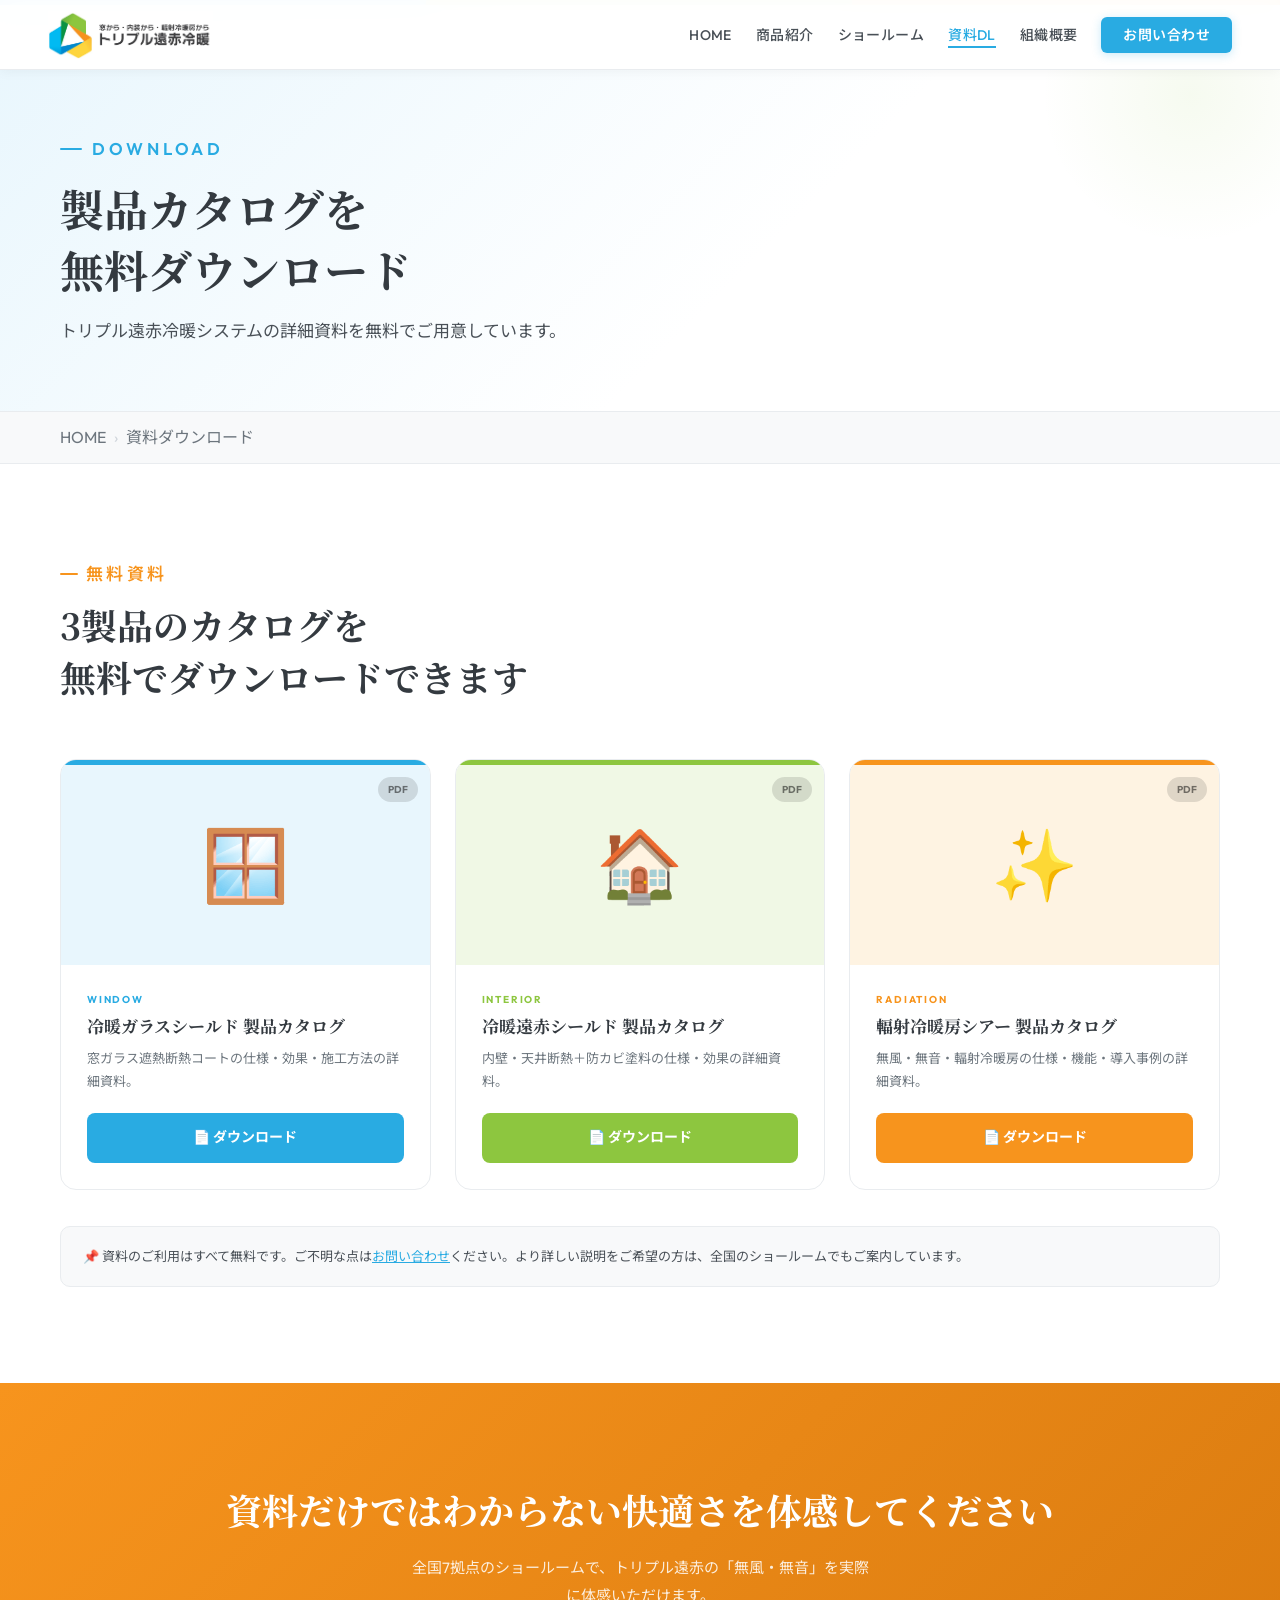
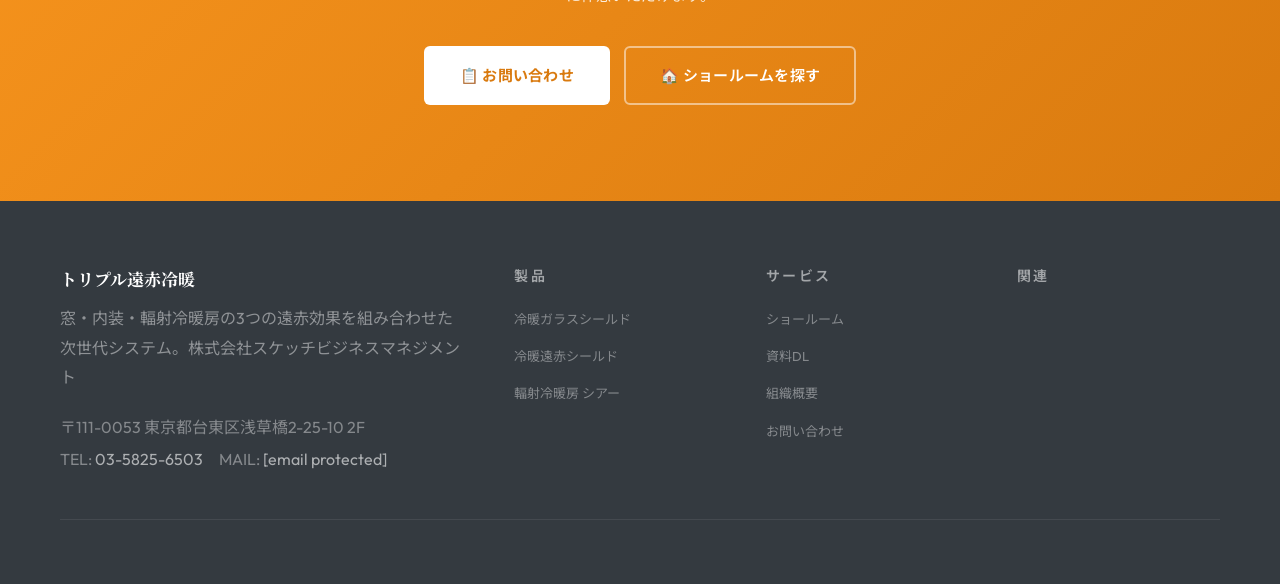
<file: download.html>
<!DOCTYPE html>
<html lang="ja">
<head>
<meta charset="UTF-8">
<meta name="viewport" content="width=device-width, initial-scale=1.0">
<title>資料ダウンロード | トリプル遠赤冷暖</title>
<meta name="description" content="トリプル遠赤冷暖の製品カタログ・仕様書を無料ダウンロード。冷暖ガラスシールド・冷暖遠赤シールド・輻射冷暖房シアーの詳細資料をご覧ください。">
<meta name="keywords" content="カタログ,資料ダウンロード,製品仕様書,冷暖ガラスシールド,遠赤シールド,輻射冷暖房">
<meta name="author" content="トリプル遠赤冷暖">
<meta name="robots" content="index, follow">
<link rel="canonical" href="https://www.triple-enseki.net/download.html">
<meta property="og:type" content="article">
<meta property="og:url" content="https://www.triple-enseki.net/download.html">
<meta property="og:title" content="資料ダウンロード | 製品カタログ・仕様書 | トリプル遠赤冷暖">
<meta property="og:description" content="トリプル遠赤冷暖の製品カタログ・仕様書を無料ダウンロード。冷暖ガラスシールド・冷暖遠赤シールド・輻射冷暖房シアーの詳細資料をご覧ください。">
<meta property="og:image" content="https://www.triple-enseki.net/logo.jpg">
<meta property="og:site_name" content="トリプル遠赤冷暖">
<meta property="og:locale" content="ja_JP">
<meta name="twitter:card" content="summary_large_image">
<meta name="twitter:title" content="資料ダウンロード | 製品カタログ・仕様書 | トリプル遠赤冷暖">
<meta name="twitter:description" content="トリプル遠赤冷暖の製品カタログ・仕様書を無料ダウンロード。冷暖ガラスシールド・冷暖遠赤シールド・輻射冷暖房シアーの詳細資料をご覧ください。">
<meta name="twitter:image" content="https://www.triple-enseki.net/logo.jpg">
<script type="application/ld+json">{"@context":"https://schema.org","@type":"WebPage","url":"https://www.triple-enseki.net/download.html","name":"資料ダウンロード | 製品カタログ・仕様書 | トリプル遠赤冷暖","description":"トリプル遠赤冷暖の製品カタログ・仕様書を無料ダウンロード。冷暖ガラスシールド・冷暖遠赤シールド・輻射冷暖房シアーの詳細資料をご覧ください。","inLanguage":"ja","isPartOf":{"@type":"WebSite","url":"https://www.triple-enseki.net/","name":"トリプル遠赤冷暖"}}</script>
  <link rel="icon" type="image/x-icon" href="favicon.ico">
  <link rel="icon" type="image/png" sizes="192x192" href="favicon-192.png">
  <link rel="apple-touch-icon" sizes="180x180" href="apple-touch-icon.png">
<link rel="stylesheet" href="style.css">
<style>
.dl-grid { display:grid; grid-template-columns:repeat(3,1fr); gap:24px; margin-top:56px; }
.dl-card { background:var(--white); border:1px solid var(--gray-200); border-radius:16px; overflow:hidden; transition:all 0.28s; }
.dl-card:hover { transform:translateY(-5px); box-shadow:0 16px 44px rgba(0,0,0,0.1); }
.dl-top { height:5px; }
.dl-card.blue  .dl-top { background:var(--blue); }
.dl-card.green .dl-top { background:var(--green); }
.dl-card.yellow .dl-top { background:var(--yellow); }
.dl-cover { height:200px; display:flex; align-items:center; justify-content:center; font-size:70px; position:relative; }
.dl-card.blue   .dl-cover { background:var(--blue-light); }
.dl-card.green  .dl-cover { background:var(--green-light); }
.dl-card.yellow .dl-cover { background:var(--yellow-light); }
.dl-pdf-badge { position:absolute; top:12px; right:12px; background:rgba(0,0,0,0.12); color:rgba(0,0,0,0.5); font-size:10px; font-weight:700; padding:4px 10px; border-radius:20px; }
.dl-body { padding:26px; }
.dl-cat { font-size:10px; letter-spacing:0.18em; text-transform:uppercase; font-weight:700; margin-bottom:6px; }
.dl-card.blue   .dl-cat { color:var(--blue); }
.dl-card.green  .dl-cat { color:var(--green); }
.dl-card.yellow .dl-cat { color:var(--yellow); }
.dl-name { font-family:var(--serif); font-size:17px; font-weight:700; color:var(--gray-800); margin-bottom:10px; line-height:1.4; }
.dl-desc { font-size:13px; color:var(--text-light); line-height:1.75; margin-bottom:20px; }
.dl-btn { display:flex; align-items:center; justify-content:center; gap:8px; width:100%; padding:13px; border-radius:8px; font-size:14px; font-weight:700; text-decoration:none; transition:all 0.22s; }
.dl-card.blue   .dl-btn { background:var(--blue); color:var(--white); }
.dl-card.blue   .dl-btn:hover { background:var(--blue-dark); }
.dl-card.green  .dl-btn { background:var(--green); color:var(--white); }
.dl-card.green  .dl-btn:hover { background:var(--green-dark); }
.dl-card.yellow .dl-btn { background:var(--yellow); color:var(--white); }
.dl-card.yellow .dl-btn:hover { background:var(--yellow-dark); }
.info-note { background:var(--gray-50); border:1px solid var(--gray-200); border-radius:10px; padding:18px 22px; margin-top:36px; font-size:13px; color:var(--text-mid); line-height:1.8; }
.info-note a { color:var(--blue); }
@media (max-width: 768px) {
  .dl-grid { grid-template-columns: 1fr; gap: 20px; margin-top: 32px; }
  .dl-cover { height: 160px; font-size: 56px; }
  .dl-body { padding: 20px; }
}
</style>
</head>
<body>
<div class="stripe-bar"></div>
<nav class="site-nav">
  <a href="index.html" class="nav-logo">
    <img src="logo.jpg" alt="トリプル遠赤冷暖" style="height:48px; width:auto; display:block;">
  </a>
  <ul class="nav-links">
    <li><a href="index.html">HOME</a></li>
    <li><a href="products.html">商品紹介</a></li>
    <li><a href="showroom.html">ショールーム</a></li>
    <li><a href="download.html" class="active">資料DL</a></li>
    <li><a href="about.html">組織概要</a></li>
    <li><a href="contact.html" class="nav-cta-btn">お問い合わせ</a></li>
  </ul>
  <button class="hamburger" id="hamburger" aria-label="メニュー">
    <span></span><span></span><span></span>
  </button>
</nav>
<div class="mobile-nav" id="mobileNav">
  <ul>
    <li><a href="index.html">HOME</a></li>
    <li><a href="products.html">商品紹介</a></li>
    <li><a href="showroom.html">ショールーム</a></li>
    <li><a href="download.html" class="active">資料DL</a></li>
    <li><a href="about.html">組織概要</a></li>
  </ul>
  <div class="mobile-cta"><a href="contact.html">お問い合わせ</a></div>
</div>
<script>
const ham = document.getElementById('hamburger');
const nav = document.getElementById('mobileNav');
ham.addEventListener('click', () => { ham.classList.toggle('open'); nav.classList.toggle('open'); });
document.addEventListener('click', (e) => { if (!ham.contains(e.target) && !nav.contains(e.target)) { ham.classList.remove('open'); nav.classList.remove('open'); } });
</script>

<section class="page-hero">
  <div class="page-hero-inner">
    <div class="page-hero-label fade-up">Download</div>
    <h1 class="fade-up-2">製品カタログを<br>無料ダウンロード</h1>
    <p class="page-hero-desc fade-up-3">トリプル遠赤冷暖システムの詳細資料を無料でご用意しています。</p>
  </div>
</section>
<div class="breadcrumb"><div class="breadcrumb-inner"><a href="index.html">HOME</a><span class="breadcrumb-sep">›</span><span>資料ダウンロード</span></div></div>

<section class="section bg-white">
  <div class="section-inner">
    <div class="section-label yellow">無料資料</div>
    <h2 class="section-title">3製品のカタログを<br>無料でダウンロードできます</h2>
    <div class="dl-grid">
      <div class="dl-card blue">
        <div class="dl-top"></div>
        <div class="dl-cover">🪟<div class="dl-pdf-badge">PDF</div></div>
        <div class="dl-body">
          <div class="dl-cat">Window</div>
          <div class="dl-name">冷暖ガラスシールド 製品カタログ</div>
          <div class="dl-desc">窓ガラス遮熱断熱コートの仕様・効果・施工方法の詳細資料。</div>
          <a href="https://www.triple-enseki.net/_files/ugd/2aff1e_361f655a42974da8a229d7b42e00476d.pdf" target="_blank" class="dl-btn">📄 ダウンロード</a>
        </div>
      </div>
      <div class="dl-card green">
        <div class="dl-top"></div>
        <div class="dl-cover">🏠<div class="dl-pdf-badge">PDF</div></div>
        <div class="dl-body">
          <div class="dl-cat">Interior</div>
          <div class="dl-name">冷暖遠赤シールド 製品カタログ</div>
          <div class="dl-desc">内壁・天井断熱＋防カビ塗料の仕様・効果の詳細資料。</div>
          <a href="https://www.triple-enseki.net/_files/ugd/2aff1e_cf66578c20f049a99e2daf3acb1d7b3a.pdf" target="_blank" class="dl-btn">📄 ダウンロード</a>
        </div>
      </div>
      <div class="dl-card yellow">
        <div class="dl-top"></div>
        <div class="dl-cover">✨<div class="dl-pdf-badge">PDF</div></div>
        <div class="dl-body">
          <div class="dl-cat">Radiation</div>
          <div class="dl-name">輻射冷暖房シアー 製品カタログ</div>
          <div class="dl-desc">無風・無音・輻射冷暖房の仕様・機能・導入事例の詳細資料。</div>
          <a href="https://www.triple-enseki.net/_files/ugd/2aff1e_b23348d39ae140188ab96e2454aeadf7.pdf" target="_blank" class="dl-btn">📄 ダウンロード</a>
        </div>
      </div>
    </div>
    <div class="info-note">📌 資料のご利用はすべて無料です。ご不明な点は<a href="contact.html">お問い合わせ</a>ください。より詳しい説明をご希望の方は、全国のショールームでもご案内しています。</div>
  </div>
</section>

<section style="background:linear-gradient(135deg,var(--yellow) 0%,var(--yellow-dark) 100%);padding:var(--section-pad);text-align:center;">
  <h2 style="font-family:var(--serif);font-size:clamp(22px,3vw,36px);color:white;font-weight:700;margin-bottom:14px;">資料だけではわからない快適さを体感してください</h2>
  <p style="font-size:15px;color:rgba(255,255,255,0.85);max-width:460px;margin:0 auto 36px;line-height:1.85;">全国7拠点のショールームで、トリプル遠赤の「無風・無音」を実際に体感いただけます。</p>
  <div style="display:flex;justify-content:center;gap:14px;flex-wrap:wrap;">
    <a href="contact.html" class="btn" style="background:white;color:var(--yellow-dark);font-weight:700;padding:15px 34px;font-size:15px;">📋 お問い合わせ</a>
    <a href="showroom.html" class="btn" style="background:transparent;color:white;border:2px solid rgba(255,255,255,0.5);padding:15px 34px;font-size:15px;">🏠 ショールームを探す</a>
  </div>
</section>

<footer class="site-footer">
  <div class="footer-inner">
    <div class="footer-grid">
      <div><div class="footer-brand-name">トリプル遠赤冷暖</div><p class="footer-desc">窓・内装・輻射冷暖房の3つの遠赤効果を組み合わせた次世代システム。株式会社スケッチビジネスマネジメント</p><div class="footer-contact">〒111-0053 東京都台東区浅草橋2-25-10 2F<br>TEL: <a href="tel:0358256503">03-5825-6503</a>　MAIL: <a href="/cdn-cgi/l/email-protection#83eaede5ecc3f0e8e6f7e0ebade0ecade9f3"><span class="__cf_email__" data-cfemail="01686f676e41726a647562692f626e2f6b71">[email&#160;protected]</span></a></div></div>
      <div><div class="footer-col-title">製品</div><ul class="footer-links"><li><a href="products.html#glass">冷暖ガラスシールド</a></li><li><a href="products.html#interior">冷暖遠赤シールド</a></li><li><a href="products.html#thear">輻射冷暖房 シアー</a></li></ul></div>
      <div><div class="footer-col-title">サービス</div><ul class="footer-links"><li><a href="showroom.html">ショールーム</a></li><li><a href="download.html">資料DL</a></li><li><a href="about.html">組織概要</a></li><li><a href="contact.html">お問い合わせ</a></li></ul></div>
      <div><div class="footer-col-title">関連</div><ul class="footer-links"><li><a href="https://www.reidan-meister.net" target="_bla
</file>
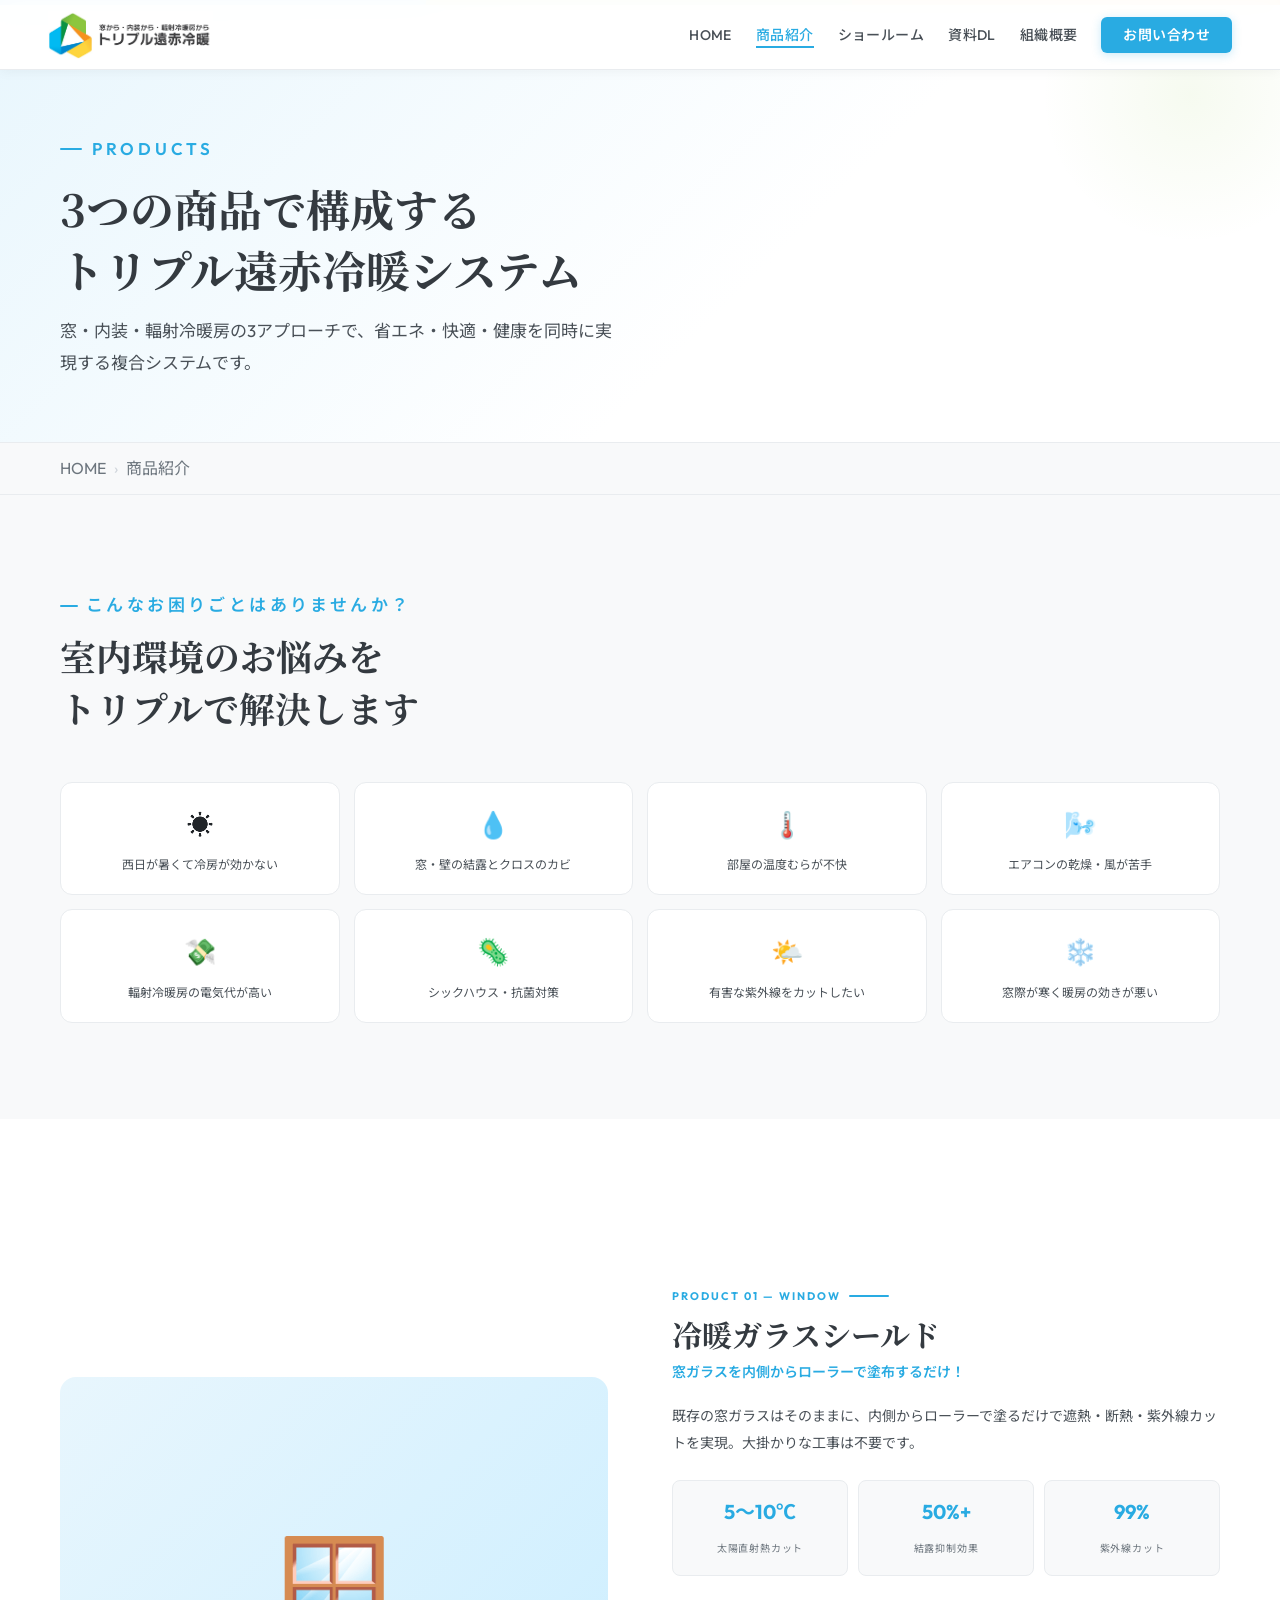
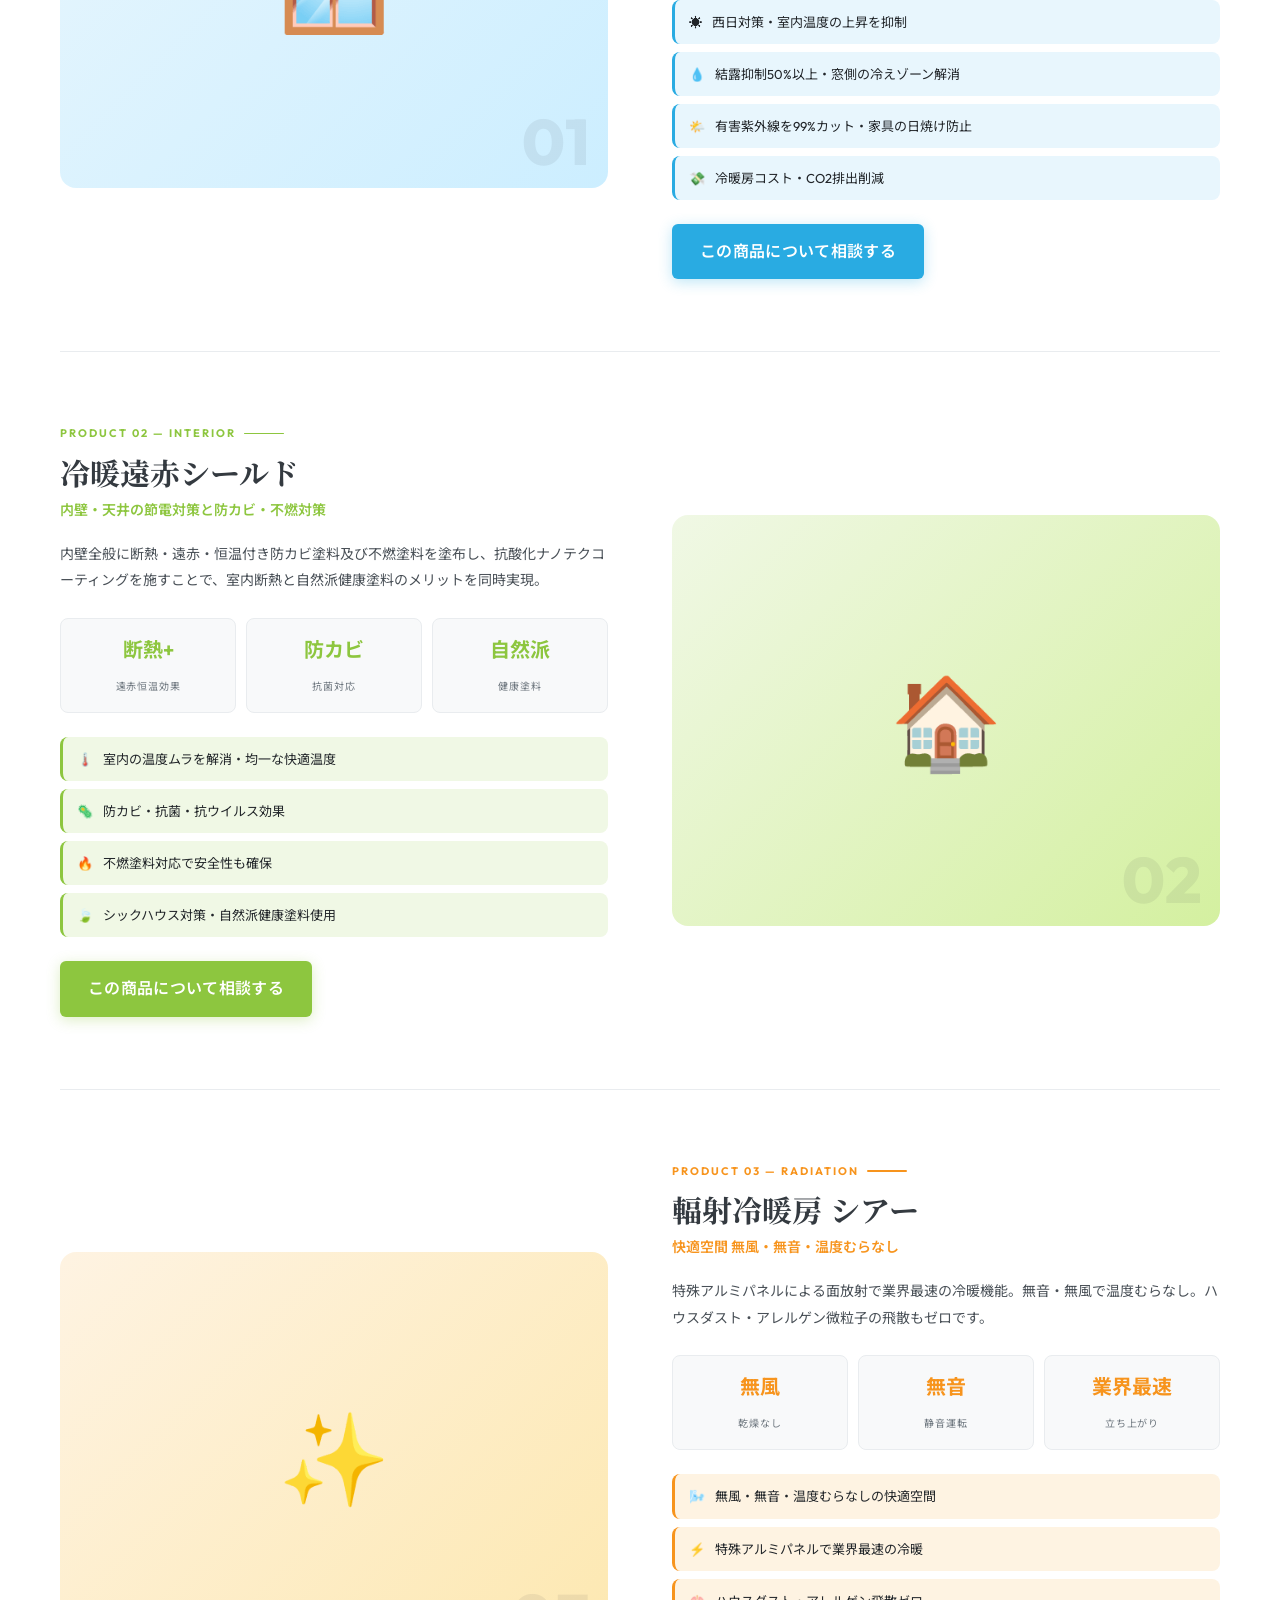
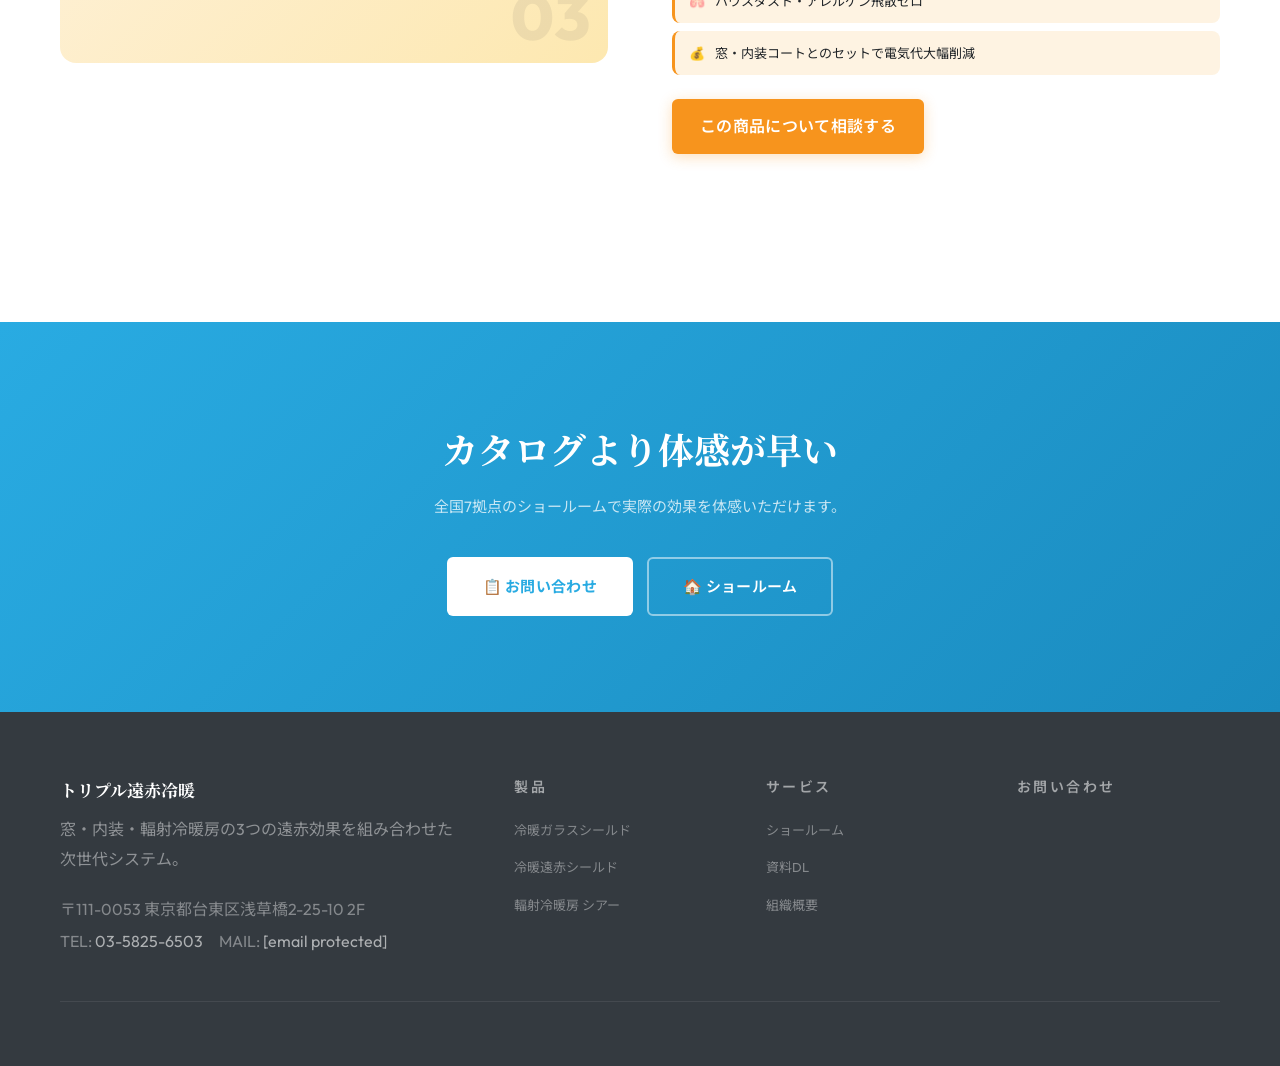
<file: products.html>
<!DOCTYPE html>
<html lang="ja">
<head>
<meta charset="UTF-8">
<meta name="viewport" content="width=device-width, initial-scale=1.0">
<title>商品紹介 | トリプル遠赤冷暖</title>
<meta name="description" content="トリプル遠赤冷暖の3商品を紹介。冷暖ガラスシールド（窓断熱・結露防止）冷暖遠赤シールド（内壁断熱・防カビ）輻射冷暖房シアー（無風・無音・業界最速）。">
<meta name="keywords" content="冷暖ガラスシールド,冷暖遠赤シールド,輻射冷暖房シアー,窓断熱塗料,結露防止,内壁断熱,遠赤外線冷暖房">
<meta name="author" content="トリプル遠赤冷暖">
<meta name="robots" content="index, follow">
<link rel="canonical" href="https://www.triple-enseki.net/products.html">
<meta property="og:type" content="article">
<meta property="og:url" content="https://www.triple-enseki.net/products.html">
<meta property="og:title" content="商品紹介 | 冷暖ガラスシールド・遠赤シールド・輻射冷暖房シアー | トリプル遠赤冷暖">
<meta property="og:description" content="トリプル遠赤冷暖の3商品を紹介。冷暖ガラスシールド（窓断熱・結露防止）冷暖遠赤シールド（内壁断熱・防カビ）輻射冷暖房シアー（無風・無音・業界最速）。">
<meta property="og:image" content="https://www.triple-enseki.net/logo.jpg">
<meta property="og:site_name" content="トリプル遠赤冷暖">
<meta property="og:locale" content="ja_JP">
<meta name="twitter:card" content="summary_large_image">
<meta name="twitter:title" content="商品紹介 | 冷暖ガラスシールド・遠赤シールド・輻射冷暖房シアー | トリプル遠赤冷暖">
<meta name="twitter:description" content="トリプル遠赤冷暖の3商品を紹介。冷暖ガラスシールド（窓断熱・結露防止）冷暖遠赤シールド（内壁断熱・防カビ）輻射冷暖房シアー（無風・無音・業界最速）。">
<meta name="twitter:image" content="https://www.triple-enseki.net/logo.jpg">
<script type="application/ld+json">{"@context":"https://schema.org","@type":"ItemPage","url":"https://www.triple-enseki.net/products.html","name":"商品紹介 | 冷暖ガラスシールド・遠赤シールド・輻射冷暖房シアー | トリプル遠赤冷暖","description":"トリプル遠赤冷暖の3商品を紹介。冷暖ガラスシールド（窓断熱・結露防止）冷暖遠赤シールド（内壁断熱・防カビ）輻射冷暖房シアー（無風・無音・業界最速）。","inLanguage":"ja","isPartOf":{"@type":"WebSite","url":"https://www.triple-enseki.net/","name":"トリプル遠赤冷暖"}}</script>
  <link rel="icon" type="image/x-icon" href="favicon.ico">
  <link rel="icon" type="image/png" sizes="192x192" href="favicon-192.png">
  <link rel="apple-touch-icon" sizes="180x180" href="apple-touch-icon.png">
<link rel="stylesheet" href="style.css">
<style>
.trouble-grid {
  display: grid;
  grid-template-columns: repeat(4, 1fr);
  gap: 14px;
  margin-top: 48px;
}
.trouble-item {
  padding: 20px 16px;
  background: var(--white);
  border-radius: 12px;
  border: 1px solid var(--gray-200);
  text-align: center;
  transition: all 0.22s;
}
.trouble-item:hover { border-color: var(--blue); transform: translateY(-3px); box-shadow: 0 8px 24px rgba(0,0,0,0.07); }
.trouble-icon { font-size: 26px; display: block; margin-bottom: 8px; }
.trouble-text { font-size: 12px; color: var(--text-mid); line-height: 1.6; }

.product-detail-section {
  display: grid;
  grid-template-columns: 1fr 1fr;
  gap: 64px;
  align-items: center;
  padding: 72px 0;
  border-bottom: 1px solid var(--gray-200);
}
.product-detail-section:last-child { border-bottom: none; }
.product-detail-section.reverse { direction: rtl; }
.product-detail-section.reverse > * { direction: ltr; }

.prod-visual {
  border-radius: 16px;
  aspect-ratio: 4/3;
  display: flex; align-items: center; justify-content: center;
  font-size: 90px;
  position: relative;
  overflow: hidden;
}
.prod-visual.blue   { background: linear-gradient(135deg, var(--blue-light), #cceeff); }
.prod-visual.green  { background: linear-gradient(135deg, var(--green-light), #d4f0a0); }
.prod-visual.yellow { background: linear-gradient(135deg, var(--yellow-light), #fde8b0); }

.prod-visual-num {
  position: absolute; bottom: 14px; right: 18px;
  font-size: 64px; font-weight: 800; opacity: 0.08; color: var(--gray-800); line-height: 1;
}

.prod-no {
  font-size: 11px; font-weight: 700; letter-spacing: 0.18em; text-transform: uppercase;
  margin-bottom: 8px;
  display: flex; align-items: center; gap: 8px;
}
.prod-no::after { content: ''; flex:1; height:1.5px; max-width:40px; border-radius:1px; }
.prod-no.blue  { color: var(--blue); }
.prod-no.blue::after { background: var(--blue); }
.prod-no.green { color: var(--green); }
.prod-no.green::after { background: var(--green); }
.prod-no.yellow { color: var(--yellow); }
.prod-no.yellow::after { background: var(--yellow); }

.prod-title { font-family: var(--serif); font-size: clamp(20px,2.5vw,30px); font-weight:700; color:var(--gray-800); line-height:1.4; margin-bottom:6px; }
.prod-tagline { font-size:14px; font-weight:600; margin-bottom:18px; }
.prod-tagline.blue   { color: var(--blue); }
.prod-tagline.green  { color: var(--green); }
.prod-tagline.yellow { color: var(--yellow); }

.prod-desc { font-size:14px; color:var(--text-mid); line-height:1.9; margin-bottom:24px; }

.spec-grid { display:grid; grid-template-columns:repeat(3,1fr); gap:10px; margin-bottom:24px; }
.spec-item { text-align:center; padding:14px 8px; background:var(--gray-50); border-radius:8px; border:1px solid var(--gray-200); }
.spec-val { font-size:20px; font-weight:700; display:block; margin-bottom:4px; }
.spec-val.blue   { color: var(--blue); }
.spec-val.green  { color: var(--green); }
.spec-val.yellow { color: var(--yellow); }
.spec-key { font-size:10px; color:var(--text-light); letter-spacing:0.08em; }

.effect-list { display:flex; flex-direction:column; gap:8px; margin-bottom:24px; }
.effect-item {
  display:flex; align-items:flex-start; gap:10px;
  padding:11px 14px; background:var(--gray-50); border-radius:8px;
  font-size:13px; color:var(--text);
  border-left:3px solid var(--gray-200);
}
.effect-item.blue   { border-left-color: var(--blue); background: var(--blue-light); }
.effect-item.green  { border-left-color: var(--green); background: var(--green-light); }
.effect-item.yellow { border-left-color: var(--yellow); background: var(--yellow-light); }
.effect-icon { flex-shrink:0; }
@media (max-width: 768px) {
  .trouble-grid { grid-template-columns: repeat(2, 1fr); gap: 10px; }
  .trouble-text { font-size: 11px; }
  .product-detail-section { grid-template-columns: 1fr; gap: 28px; padding: 40px 0; }
  .product-detail-section.reverse { direction: ltr; }
  .spec-grid { grid-template-columns: repeat(3, 1fr); gap: 8px; }
  .spec-val { font-size: 16px; }
  .prod-title { font-size: clamp(18px, 5vw, 24px); }
  .prod-visual { aspect-ratio: 16/9; font-size: 60px; }
}
</style>
</head>
<body>
<div class="stripe-bar"></div>
<nav class="site-nav">
  <a href="index.html" class="nav-logo">
    <img src="logo.jpg" alt="トリプル遠赤冷暖" style="height:48px; width:auto; display:block;">
  </a>
  <ul class="nav-links">
    <li><a href="index.html">HOME</a></li>
    <li><a href="products.html" class="active">商品紹介</a></li>
    <li><a href="showroom.html">ショールーム</a></li>
    <li><a href="download.html">資料DL</a></li>
    <li><a href="about.html">組織概要</a></li>
    <li><a href="contact.html" class="nav-cta-btn">お問い合わせ</a></li>
  </ul>
  <button class="hamburger" id="hamburger" aria-label="メニュー">
    <span></span><span></span><span></span>
  </button>
</nav>
<div class="mobile-nav" id="mobileNav">
  <ul>
    <li><a href="index.html">HOME</a></li>
    <li><a href="products.html" class="active">商品紹介</a></li>
    <li><a href="showroom.html">ショールーム</a></li>
    <li><a href="download.html">資料DL</a></li>
    <li><a href="about.html">組織概要</a></li>
  </ul>
  <div class="mobile-cta"><a href="contact.html">お問い合わせ</a></div>
</div>
<script>
const ham = document.getElementById('hamburger');
const nav = document.getElementById('mobileNav');
ham.addEventListener('click', () => { ham.classList.toggle('open'); nav.classList.toggle('open'); });
document.addEventListener('click', (e) => { if (!ham.contains(e.target) && !nav.contains(e.target)) { ham.classList.remove('open'); nav.classList.remove('open'); } });
</script>

<section class="page-hero">
  <div class="page-hero-inner">
    <div class="page-hero-label fade-up">Products</div>
    <h1 class="fade-up-2">3つの商品で構成する<br>トリプル遠赤冷暖システム</h1>
    <p class="page-hero-desc fade-up-3">窓・内装・輻射冷暖房の3アプローチで、省エネ・快適・健康を同時に実現する複合システムです。</p>
  </div>
</section>
<div class="breadcrumb"><div class="breadcrumb-inner"><a href="index.html">HOME</a><span class="breadcrumb-sep">›</span><span>商品紹介</span></div></div>

<section class="section bg-gray">
  <div class="section-inner">
    <div class="section-label">こんなお困りごとはありませんか？</div>
    <h2 class="section-title">室内環境のお悩みを<br>トリプルで解決します</h2>
    <div class="trouble-grid">
      <div class="trouble-item"><span class="trouble-icon">☀️</span><div class="trouble-text">西日が暑くて冷房が効かない</div></div>
      <div class="trouble-item"><span class="trouble-icon">💧</span><div class="trouble-text">窓・壁の結露とクロスのカビ</div></div>
      <div class="trouble-item"><span class="trouble-icon">🌡️</span><div class="trouble-text">部屋の温度むらが不快</div></div>
      <div class="trouble-item"><span class="trouble-icon">🌬️</span><div class="trouble-text">エアコンの乾燥・風が苦手</div></div>
      <div class="trouble-item"><span class="trouble-icon">💸</span><div class="trouble-text">輻射冷暖房の電気代が高い</div></div>
      <div class="trouble-item"><span class="trouble-icon">🦠</span><div class="trouble-text">シックハウス・抗菌対策</div></div>
      <div class="trouble-item"><span class="trouble-icon">🌤️</span><div class="trouble-text">有害な紫外線をカットしたい</div></div>
      <div class="trouble-item"><span class="trouble-icon">❄️</span><div class="trouble-text">窓際が寒く暖房の効きが悪い</div></div>
    </div>
  </div>
</section>

<section class="section bg-white">
  <div class="section-inner">

    <div class="product-detail-section" id="glass">
      <div class="prod-visual blue">🪟<div class="prod-visual-num">01</div></div>
      <div>
        <div class="prod-no blue">Product 01 — Window</div>
        <div class="prod-title">冷暖ガラスシールド</div>
        <div class="prod-tagline blue">窓ガラスを内側からローラーで塗布するだけ！</div>
        <p class="prod-desc">既存の窓ガラスはそのままに、内側からローラーで塗るだけで遮熱・断熱・紫外線カットを実現。大掛かりな工事は不要です。</p>
        <div class="spec-grid">
          <div class="spec-item"><span class="spec-val blue">5〜10℃</span><span class="spec-key">太陽直射熱カット</span></div>
          <div class="spec-item"><span class="spec-val blue">50%+</span><span class="spec-key">結露抑制効果</span></div>
          <div class="spec-item"><span class="spec-val blue">99%</span><span class="spec-key">紫外線カット</span></div>
        </div>
        <div class="effect-list">
          <div class="effect-item blue"><span class="effect-icon">☀️</span>西日対策・室内温度の上昇を抑制</div>
          <div class="effect-item blue"><span class="effect-icon">💧</span>結露抑制50%以上・窓側の冷えゾーン解消</div>
          <div class="effect-item blue"><span class="effect-icon">🌤️</span>有害紫外線を99%カット・家具の日焼け防止</div>
          <div class="effect-item blue"><span class="effect-icon">💸</span>冷暖房コスト・CO2排出削減</div>
        </div>
        <a href="contact.html" class="btn btn-blue">この商品について相談する</a>
      </div>
    </div>

    <div class="product-detail-section reverse" id="interior">
      <div class="prod-visual green">🏠<div class="prod-visual-num">02</div></div>
      <div>
        <div class="prod-no green">Product 02 — Interior</div>
        <div class="prod-title">冷暖遠赤シールド</div>
        <div class="prod-tagline green">内壁・天井の節電対策と防カビ・不燃対策</div>
        <p class="prod-desc">内壁全般に断熱・遠赤・恒温付き防カビ塗料及び不燃塗料を塗布し、抗酸化ナノテクコーティングを施すことで、室内断熱と自然派健康塗料のメリットを同時実現。</p>
        <div class="spec-grid">
          <div class="spec-item"><span class="spec-val green">断熱+</span><span class="spec-key">遠赤恒温効果</span></div>
          <div class="spec-item"><span class="spec-val green">防カビ</span><span class="spec-key">抗菌対応</span></div>
          <div class="spec-item"><span class="spec-val green">自然派</span><span class="spec-key">健康塗料</span></div>
        </div>
        <div class="effect-list">
          <div class="effect-item green"><span class="effect-icon">🌡️</span>室内の温度ムラを解消・均一な快適温度</div>
          <div class="effect-item green"><span class="effect-icon">🦠</span>防カビ・抗菌・抗ウイルス効果</div>
          <div class="effect-item green"><span class="effect-icon">🔥</span>不燃塗料対応で安全性も確保</div>
          <div class="effect-item green"><span class="effect-icon">🍃</span>シックハウス対策・自然派健康塗料使用</div>
        </div>
        <a href="contact.html" class="btn btn-green">この商品について相談する</a>
      </div>
    </div>

    <div class="product-detail-section" id="thear">
      <div class="prod-visual yellow">✨<div class="prod-visual-num">03</div></div>
      <div>
        <div class="prod-no yellow">Product 03 — Radiation</div>
        <div class="prod-title">輻射冷暖房 シアー</div>
        <div class="prod-tagline yellow">快適空間 無風・無音・温度むらなし</div>
        <p class="prod-desc">特殊アルミパネルによる面放射で業界最速の冷暖機能。無音・無風で温度むらなし。ハウスダスト・アレルゲン微粒子の飛散もゼロです。</p>
        <div class="spec-grid">
          <div class="spec-item"><span class="spec-val yellow">無風</span><span class="spec-key">乾燥なし</span></div>
          <div class="spec-item"><span class="spec-val yellow">無音</span><span class="spec-key">静音運転</span></div>
          <div class="spec-item"><span class="spec-val yellow">業界最速</span><span class="spec-key">立ち上がり</span></div>
        </div>
        <div class="effect-list">
          <div class="effect-item yellow"><span class="effect-icon">🌬️</span>無風・無音・温度むらなしの快適空間</div>
          <div class="effect-item yellow"><span class="effect-icon">⚡</span>特殊アルミパネルで業界最速の冷暖</div>
          <div class="effect-item yellow"><span class="effect-icon">🫁</span>ハウスダスト・アレルゲン飛散ゼロ</div>
          <div class="effect-item yellow"><span class="effect-icon">💰</span>窓・内装コートとのセットで電気代大幅削減</div>
        </div>
        <a href="contact.html" class="btn btn-yellow">この商品について相談する</a>
      </div>
    </div>

  </div>
</section>

<section style="background:linear-gradient(135deg,var(--blue) 0%,var(--blue-dark) 100%); padding:var(--section-pad); text-align:center;">
  <div style="position:relative;z-index:1;">
    <h2 style="font-family:var(--serif);font-size:clamp(22px,3vw,36px);color:white;font-weight:700;margin-bottom:14px;">カタログより体感が早い</h2>
    <p style="font-size:15px;color:rgba(255,255,255,0.75);max-width:460px;margin:0 auto 36px;line-height:1.85;">全国7拠点のショールームで実際の効果を体感いただけます。</p>
    <div style="display:flex;justify-content:center;gap:14px;flex-wrap:wrap;">
      <a href="contact.html" class="btn" style="background:white;color:var(--blue);font-weight:700;padding:15px 34px;font-size:15px;">📋 お問い合わせ</a>
      <a href="showroom.html" class="btn" style="background:transparent;color:white;border:2px solid rgba(255,255,255,0.5);padding:15px 34px;font-size:15px;">🏠 ショールーム</a>
    </div>
  </div>
</section>

<footer class="site-footer">
  <div class="footer-inner">
    <div class="footer-grid">
      <div>
        <div class="footer-brand-name">トリプル遠赤冷暖</div>
        <p class="footer-desc">窓・内装・輻射冷暖房の3つの遠赤効果を組み合わせた次世代システム。</p>
        <div class="footer-contact">〒111-0053 東京都台東区浅草橋2-25-10 2F<br>TEL: <a href="tel:0358256503">03-5825-6503</a>　MAIL: <a href="/cdn-cgi/l/email-protection#96fff8f0f9d6e5fdf3e2f5feb8f5f9b8fce6"><span class="__cf_email__" data-cfemail="422b2c242d0231292736212a6c212d6c2832">[email&#160;protected]</span></a></div>
      </div>
      <div><div class="footer-col-title">製品</div><ul class="footer-links"><li><a href="products.html#glass">冷暖ガラスシールド</a></li><li><a href="products.html#interior">冷暖遠赤シールド</a></li><li><a href="products.html#thear">輻射冷暖房 シアー</a></li></ul></div>
      <div><div class="footer-col-title">サービス</div><ul class="footer-links"><li><a href="showroom.html">ショールーム</a></li><li><a href="download.html">資料DL</a></li><li><a href="about.html">組織概要</a></li></ul></div>
      <div><div class="footer-col-title">お問い合わせ</div><ul cla
</file>
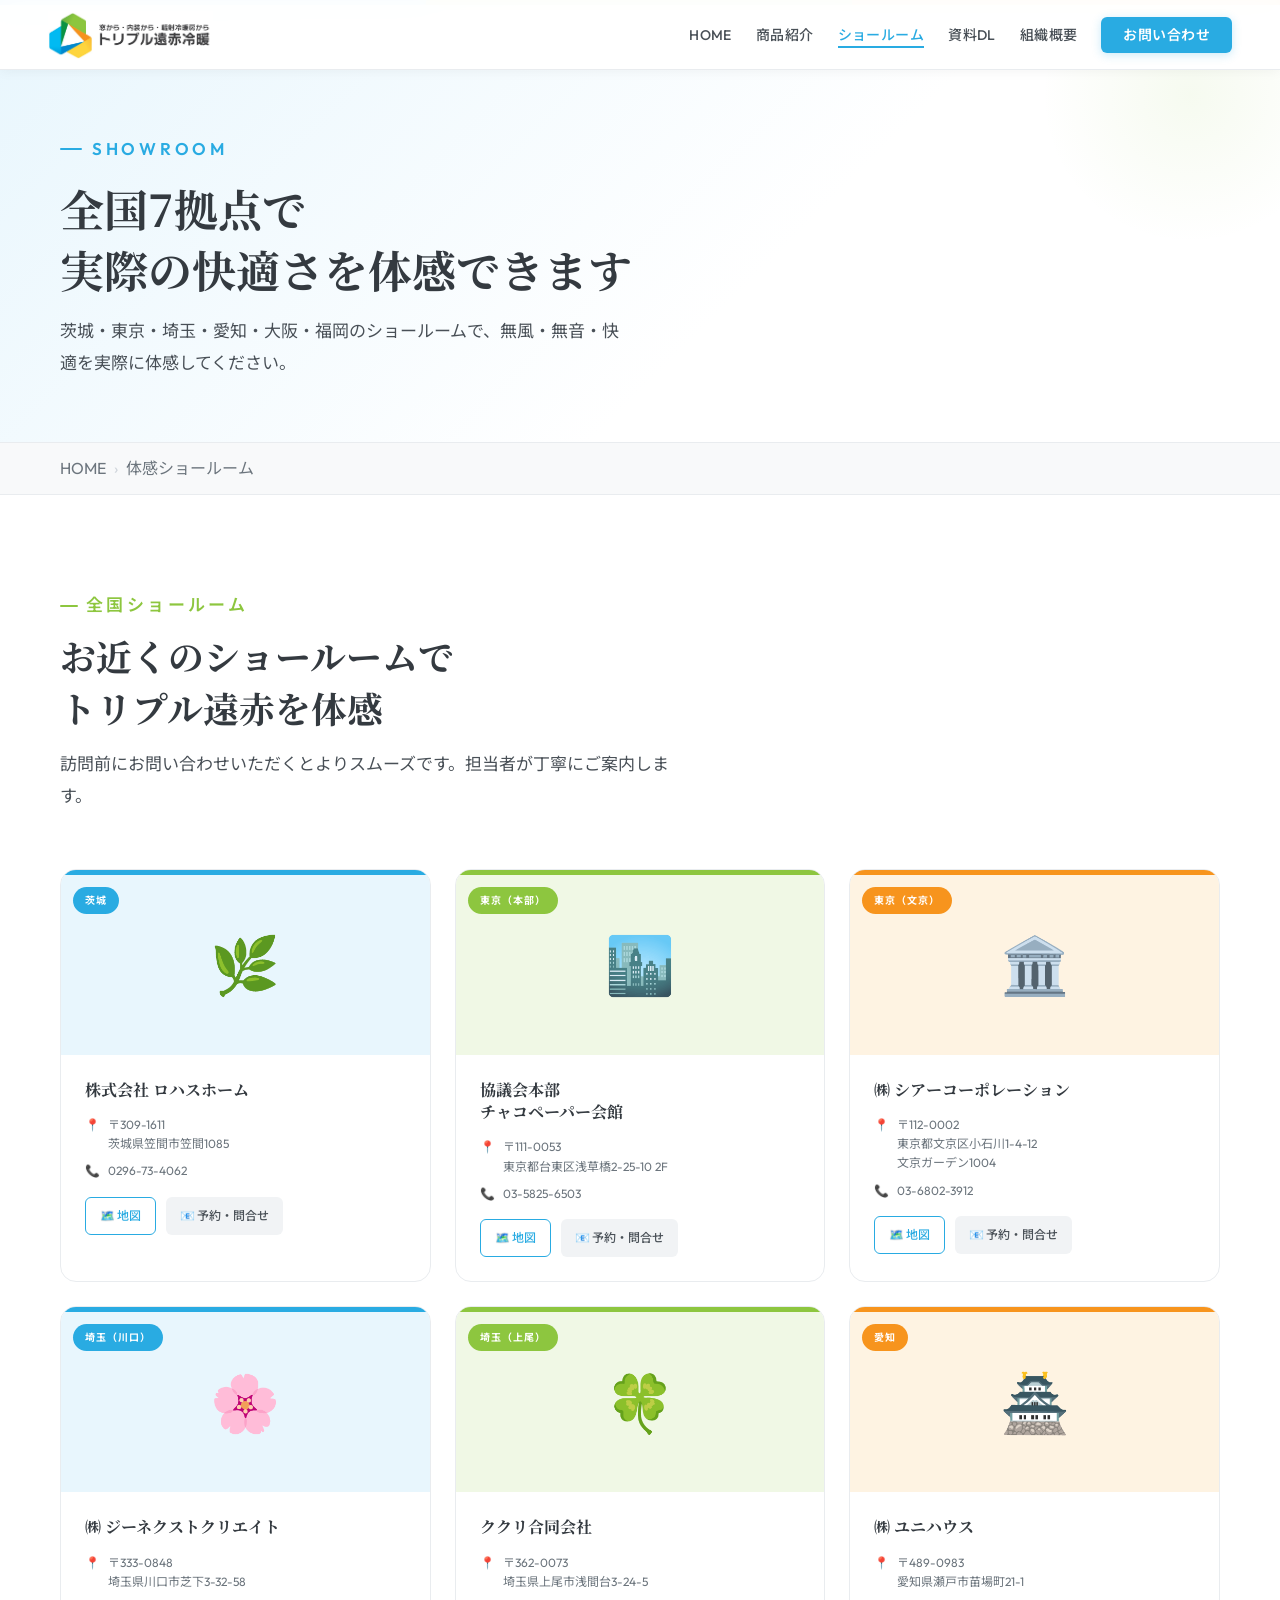
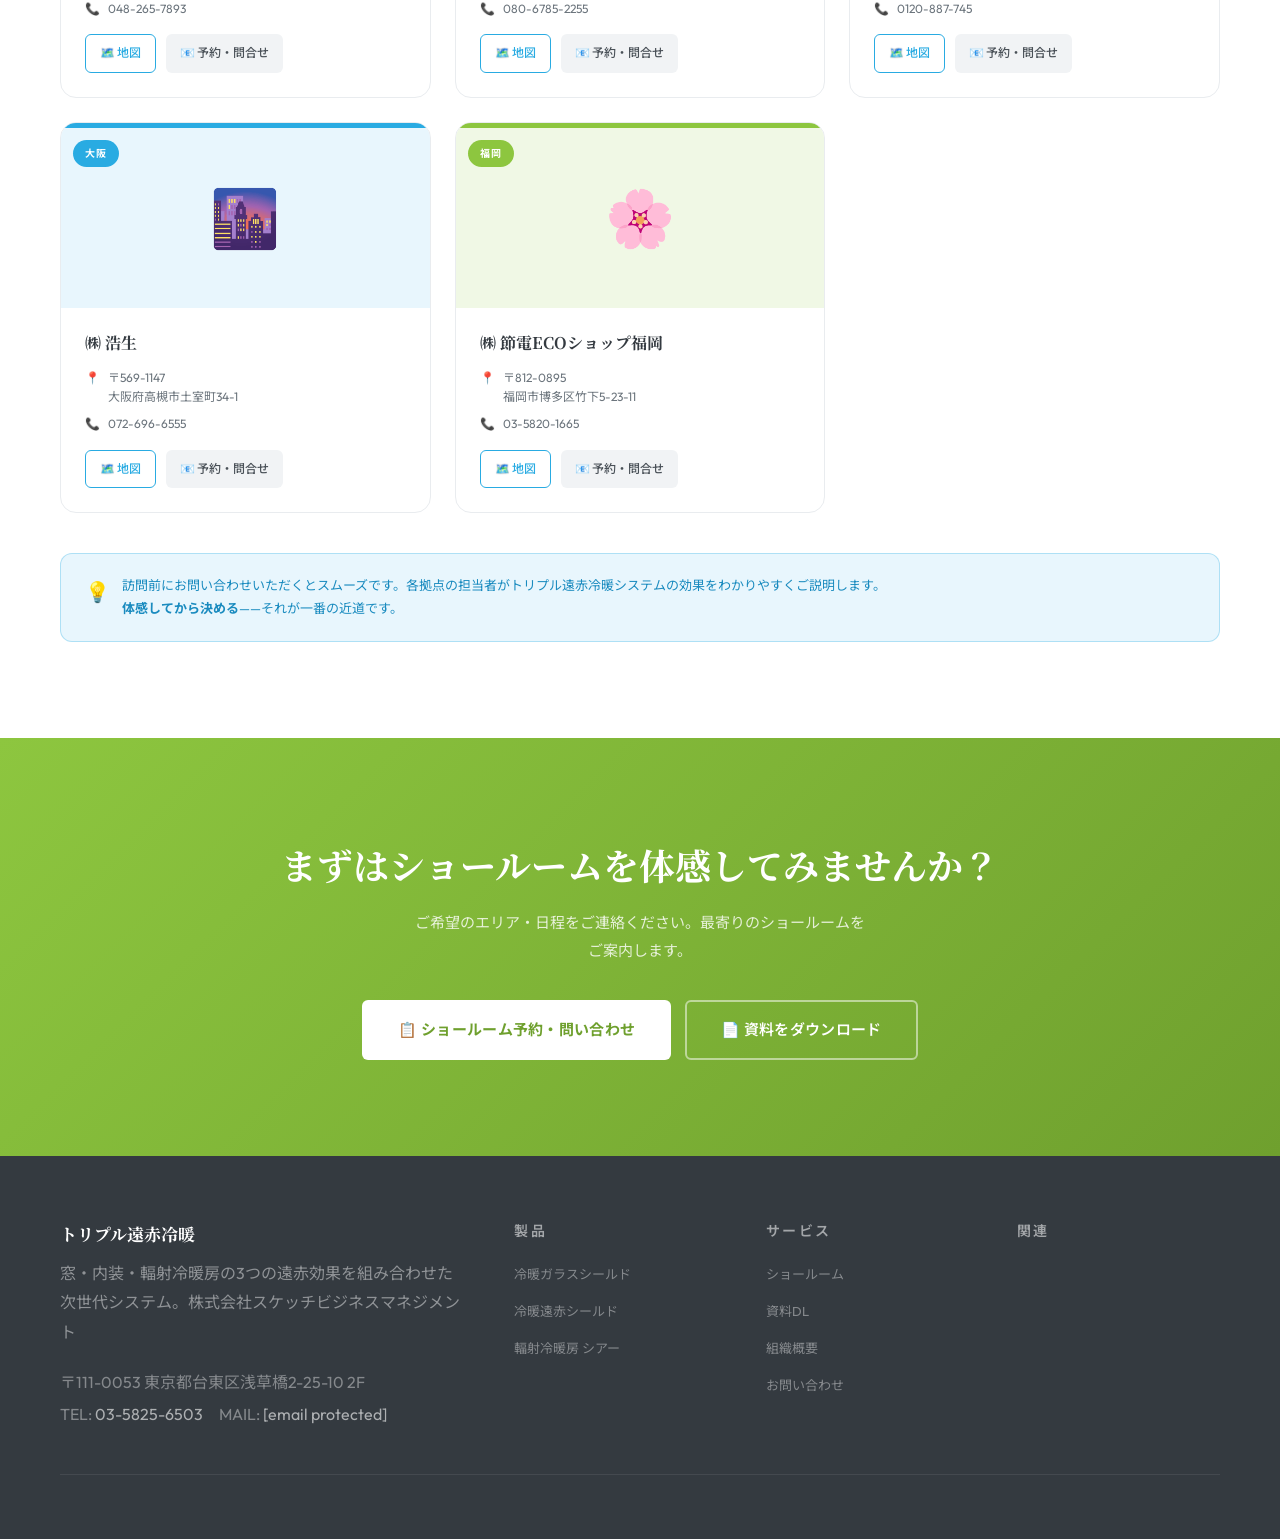
<file: showroom.html>
<!DOCTYPE html>
<html lang="ja">
<head>
<meta charset="UTF-8">
<meta name="viewport" content="width=device-width, initial-scale=1.0">
<title>体感ショールーム | トリプル遠赤冷暖</title>
<meta name="description" content="トリプル遠赤冷暖を全国7拠点のショールームで実際に体感できます。茨城・東京・埼玉・愛知・大阪・福岡。無風・無音の快適空間をぜひ肌で感じてください。">
<meta name="keywords" content="ショールーム,輻射冷暖房体験,東京,埼玉,茨城,愛知,大阪,福岡,体感,見学">
<meta name="author" content="トリプル遠赤冷暖">
<meta name="robots" content="index, follow">
<link rel="canonical" href="https://www.triple-enseki.net/showroom.html">
<meta property="og:type" content="article">
<meta property="og:url" content="https://www.triple-enseki.net/showroom.html">
<meta property="og:title" content="ショールーム一覧 | 全国7拠点で体感 | トリプル遠赤冷暖">
<meta property="og:description" content="トリプル遠赤冷暖を全国7拠点のショールームで実際に体感できます。茨城・東京・埼玉・愛知・大阪・福岡。無風・無音の快適空間をぜひ肌で感じてください。">
<meta property="og:image" content="https://www.triple-enseki.net/logo.jpg">
<meta property="og:site_name" content="トリプル遠赤冷暖">
<meta property="og:locale" content="ja_JP">
<meta name="twitter:card" content="summary_large_image">
<meta name="twitter:title" content="ショールーム一覧 | 全国7拠点で体感 | トリプル遠赤冷暖">
<meta name="twitter:description" content="トリプル遠赤冷暖を全国7拠点のショールームで実際に体感できます。茨城・東京・埼玉・愛知・大阪・福岡。無風・無音の快適空間をぜひ肌で感じてください。">
<meta name="twitter:image" content="https://www.triple-enseki.net/logo.jpg">
<script type="application/ld+json">{"@context":"https://schema.org","@type":"WebPage","url":"https://www.triple-enseki.net/showroom.html","name":"ショールーム一覧 | 全国7拠点で体感 | トリプル遠赤冷暖","description":"トリプル遠赤冷暖を全国7拠点のショールームで実際に体感できます。茨城・東京・埼玉・愛知・大阪・福岡。無風・無音の快適空間をぜひ肌で感じてください。","inLanguage":"ja","isPartOf":{"@type":"WebSite","url":"https://www.triple-enseki.net/","name":"トリプル遠赤冷暖"}}</script>
  <link rel="icon" type="image/x-icon" href="favicon.ico">
  <link rel="icon" type="image/png" sizes="192x192" href="favicon-192.png">
  <link rel="apple-touch-icon" sizes="180x180" href="apple-touch-icon.png">
<link rel="stylesheet" href="style.css">
<style>
.showroom-grid { display:grid; grid-template-columns:repeat(3,1fr); gap:24px; margin-top:56px; }

.sr-card {
  background: var(--white);
  border-radius: 16px;
  overflow: hidden;
  border: 1px solid var(--gray-200);
  transition: all 0.28s;
}
.sr-card:hover { transform:translateY(-5px); box-shadow:0 16px 44px rgba(0,0,0,0.1); }
.sr-card:nth-child(3n+1):hover { border-color: var(--blue); }
.sr-card:nth-child(3n+2):hover { border-color: var(--green); }
.sr-card:nth-child(3n):hover   { border-color: var(--yellow); }

.sr-top { height:5px; }
.sr-card:nth-child(3n+1) .sr-top { background: var(--blue); }
.sr-card:nth-child(3n+2) .sr-top { background: var(--green); }
.sr-card:nth-child(3n)   .sr-top { background: var(--yellow); }

.sr-photo { height:180px; display:flex; align-items:center; justify-content:center; font-size:56px; position:relative; }
.sr-card:nth-child(3n+1) .sr-photo { background: var(--blue-light); }
.sr-card:nth-child(3n+2) .sr-photo { background: var(--green-light); }
.sr-card:nth-child(3n)   .sr-photo { background: var(--yellow-light); }

.sr-badge {
  position:absolute; top:12px; left:12px;
  padding:5px 12px; border-radius:20px;
  font-size:10px; font-weight:700; letter-spacing:0.1em;
  color: var(--white);
}
.sr-card:nth-child(3n+1) .sr-badge { background: var(--blue); }
.sr-card:nth-child(3n+2) .sr-badge { background: var(--green); }
.sr-card:nth-child(3n)   .sr-badge { background: var(--yellow); }

.sr-body { padding:24px; }
.sr-company { font-family:var(--serif); font-size:16px; font-weight:700; color:var(--gray-800); margin-bottom:14px; line-height:1.4; }
.sr-row { display:flex; align-items:flex-start; gap:8px; font-size:12px; color:var(--text-light); line-height:1.6; margin-bottom:8px; }
.sr-row-icon { flex-shrink:0; }

.sr-btns { display:flex; gap:10px; margin-top:16px; }
.sr-map-btn {
  display:inline-flex; align-items:center; gap:6px;
  font-size:12px; font-weight:500; padding:8px 14px; border-radius:6px;
  text-decoration:none; transition:all 0.2s;
  border:1.5px solid var(--blue); color:var(--blue); background:transparent;
}
.sr-map-btn:hover { background:var(--blue); color:var(--white); }
.sr-contact-btn {
  display:inline-flex; align-items:center; gap:6px;
  font-size:12px; font-weight:500; padding:8px 14px; border-radius:6px;
  text-decoration:none; transition:all 0.2s;
  background:var(--gray-100); color:var(--text-mid);
}
.sr-contact-btn:hover { background:var(--gray-200); }

.note-box {
  background:var(--blue-light); border:1px solid rgba(41,171,226,0.3);
  border-radius:12px; padding:20px 24px;
  font-size:13px; color:var(--blue-dark); line-height:1.8;
  margin-top:40px; display:flex; gap:12px; align-items:flex-start;
}
@media (max-width: 768px) {
  .showroom-grid { grid-template-columns: 1fr; gap: 16px; margin-top: 32px; }
  .sr-body { padding: 18px; }
  .sr-btns { flex-direction: column; gap: 8px; }
  .sr-map-btn, .sr-contact-btn { justify-content: center; }
}
</style></head>
<body>
<div class="stripe-bar"></div>
<nav class="site-nav">
  <a href="index.html" class="nav-logo">
    <img src="logo.jpg" alt="トリプル遠赤冷暖" style="height:48px; width:auto; display:block;">
  </a>
  <ul class="nav-links">
    <li><a href="index.html">HOME</a></li>
    <li><a href="products.html">商品紹介</a></li>
    <li><a href="showroom.html" class="active">ショールーム</a></li>
    <li><a href="download.html">資料DL</a></li>
    <li><a href="about.html">組織概要</a></li>
    <li><a href="contact.html" class="nav-cta-btn">お問い合わせ</a></li>
  </ul>
  <button class="hamburger" id="hamburger" aria-label="メニュー">
    <span></span><span></span><span></span>
  </button>
</nav>
<div class="mobile-nav" id="mobileNav">
  <ul>
    <li><a href="index.html">HOME</a></li>
    <li><a href="products.html">商品紹介</a></li>
    <li><a href="showroom.html" class="active">ショールーム</a></li>
    <li><a href="download.html">資料DL</a></li>
    <li><a href="about.html">組織概要</a></li>
  </ul>
  <div class="mobile-cta"><a href="contact.html">お問い合わせ</a></div>
</div>
<script>
const ham = document.getElementById('hamburger');
const nav = document.getElementById('mobileNav');
ham.addEventListener('click', () => { ham.classList.toggle('open'); nav.classList.toggle('open'); });
document.addEventListener('click', (e) => { if (!ham.contains(e.target) && !nav.contains(e.target)) { ham.classList.remove('open'); nav.classList.remove('open'); } });
</script>

<section class="page-hero">
  <div class="page-hero-inner">
    <div class="page-hero-label fade-up">Showroom</div>
    <h1 class="fade-up-2">全国7拠点で<br>実際の快適さを体感できます</h1>
    <p class="page-hero-desc fade-up-3">茨城・東京・埼玉・愛知・大阪・福岡のショールームで、無風・無音・快適を実際に体感してください。</p>
  </div>
</section>
<div class="breadcrumb"><div class="breadcrumb-inner"><a href="index.html">HOME</a><span class="breadcrumb-sep">›</span><span>体感ショールーム</span></div></div>

<section class="section bg-white">
  <div class="section-inner">
    <div class="section-label green">全国ショールーム</div>
    <h2 class="section-title">お近くのショールームで<br>トリプル遠赤を体感</h2>
    <p class="section-lead">訪問前にお問い合わせいただくとよりスムーズです。担当者が丁寧にご案内します。</p>

    <div class="showroom-grid">

      <div class="sr-card" id="ibaraki">
        <div class="sr-top"></div>
      <div class="sr-photo">🌿<div class="sr-badge">茨城</div></div>
        <div class="sr-body">
          <div class="sr-company">株式会社 ロハスホーム</div>
          <div class="sr-row"><span class="sr-row-icon">📍</span><span>〒309-1611<br>茨城県笠間市笠間1085</span></div>
          <div class="sr-row"><span class="sr-row-icon">📞</span><span>0296-73-4062</span></div>
          <div class="sr-btns">
            <a href="https://maps.google.com/?q=茨城県笠間市笠間1085" target="_blank" class="sr-map-btn">🗺️ 地図</a>
            <a href="contact.html" class="sr-contact-btn">📧 予約・問合せ</a>
          </div>
        </div>
      </div>

      <div class="sr-card" id="tokyo">
        <div class="sr-top"></div>
        <div class="sr-photo">🏙️<div class="sr-badge">東京（本部）</div></div>
        <div class="sr-body">
          <div class="sr-company">協議会本部<br>チャコペーパー会館</div>
          <div class="sr-row"><span class="sr-row-icon">📍</span><span>〒111-0053<br>東京都台東区浅草橋2-25-10 2F</span></div>
          <div class="sr-row"><span class="sr-row-icon">📞</span><span>03-5825-6503</span></div>
          <div class="sr-btns">
            <a href="https://maps.google.com/?q=東京都台東区浅草橋2-25-10" target="_blank" class="sr-map-btn">🗺️ 地図</a>
            <a href="contact.html" class="sr-contact-btn">📧 予約・問合せ</a>
          </div>
        </div>
      </div>

      <div class="sr-card" id="tokyo2">
        <div class="sr-top"></div>
        <div class="sr-photo">🏛️<div class="sr-badge">東京（文京）</div></div>
        <div class="sr-body">
          <div class="sr-company">㈱ シアーコーポレーション</div>
          <div class="sr-row"><span class="sr-row-icon">📍</span><span>〒112-0002<br>東京都文京区小石川1-4-12<br>文京ガーデン1004</span></div>
          <div class="sr-row"><span class="sr-row-icon">📞</span><span>03-6802-3912</span></div>
          <div class="sr-btns">
            <a href="https://maps.google.com/?q=東京都文京区小石川1-4-12" target="_blank" class="sr-map-btn">🗺️ 地図</a>
            <a href="contact.html" class="sr-contact-btn">📧 予約・問合せ</a>
          </div>
        </div>
      </div>

      <div class="sr-card" id="saitama">
        <div class="sr-top"></div>
        <div class="sr-photo">🌸<div class="sr-badge">埼玉（川口）</div></div>
        <div class="sr-body">
          <div class="sr-company">㈱ ジーネクストクリエイト</div>
          <div class="sr-row"><span class="sr-row-icon">📍</span><span>〒333-0848<br>埼玉県川口市芝下3-32-58</span></div>
          <div class="sr-row"><span class="sr-row-icon">📞</span><span>048-265-7893</span></div>
          <div class="sr-btns">
            <a href="https://maps.google.com/?q=埼玉県川口市芝下3-32-58" target="_blank" class="sr-map-btn">🗺️ 地図</a>
            <a href="contact.html" class="sr-contact-btn">📧 予約・問合せ</a>
          </div>
        </div>
      </div>

      <div class="sr-card" id="saitama2">
        <div class="sr-top"></div>
        <div class="sr-photo">🍀<div class="sr-badge">埼玉（上尾）</div></div>
        <div class="sr-body">
          <div class="sr-company">ククリ合同会社</div>
          <div class="sr-row"><span class="sr-row-icon">📍</span><span>〒362-0073<br>埼玉県上尾市浅間台3-24-5</span></div>
          <div class="sr-row"><span class="sr-row-icon">📞</span><span>080-6785-2255</span></div>
          <div class="sr-btns">
            <a href="https://maps.google.com/?q=埼玉県上尾市浅間台3-24-5" target="_blank" class="sr-map-btn">🗺️ 地図</a>
            <a href="contact.html" class="sr-contact-btn">📧 予約・問合せ</a>
          </div>
        </div>
      </div>

      <div class="sr-card" id="nagoya">
        <div class="sr-top"></div>
        <div class="sr-photo">🏯<div class="sr-badge">愛知</div></div>
        <div class="sr-body">
          <div class="sr-company">㈱ ユニハウス</div>
          <div class="sr-row"><span class="sr-row-icon">📍</span><span>〒489-0983<br>愛知県瀬戸市苗場町21-1</span></div>
          <div class="sr-row"><span class="sr-row-icon">📞</span><span>0120-887-745</span></div>
          <div class="sr-btns">
            <a href="https://maps.google.com/?q=愛知県瀬戸市苗場町21-1" target="_blank" class="sr-map-btn">🗺️ 地図</a>
            <a href="contact.html" class="sr-contact-btn">📧 予約・問合せ</a>
          </div>
        </div>
      </div>

      <div class="sr-card" id="osaka">
        <div class="sr-top"></div>
        <div class="sr-photo">🌆<div class="sr-badge">大阪</div></div>
        <div class="sr-body">
          <div class="sr-company">㈱ 浩生</div>
          <div class="sr-row"><span class="sr-row-icon">📍</span><span>〒569-1147<br>大阪府高槻市土室町34-1</span></div>
          <div class="sr-row"><span class="sr-row-icon">📞</span><span>072-696-6555</span></div>
          <div class="sr-btns">
            <a href="https://maps.google.com/?q=大阪府高槻市土室町34-1" target="_blank" class="sr-map-btn">🗺️ 地図</a>
            <a href="contact.html" class="sr-contact-btn">📧 予約・問合せ</a>
          </div>
        </div>
      </div>

      <div class="sr-card" id="fukuoka">
        <div class="sr-top"></div>
        <div class="sr-photo">🌸<div class="sr-badge">福岡</div></div>
        <div class="sr-body">
          <div class="sr-company">㈱ 節電ECOショップ福岡</div>
          <div class="sr-row"><span class="sr-row-icon">📍</span><span>〒812-0895<br>福岡市博多区竹下5-23-11</span></div>
          <div class="sr-row"><span class="sr-row-icon">📞</span><span>03-5820-1665</span></div>
          <div class="sr-btns">
            <a href="https://maps.google.com/?q=福岡市博多区竹下5-23-11" target="_blank" class="sr-map-btn">🗺️ 地図</a>
            <a href="contact.html" class="sr-contact-btn">📧 予約・問合せ</a>
          </div>
        </div>
      </div>

    </div>

    <div class="note-box">
      <span style="font-size:20px;flex-shrink:0;">💡</span>
      <div>訪問前にお問い合わせいただくとスムーズです。各拠点の担当者がトリプル遠赤冷暖システムの効果をわかりやすくご説明します。<br><strong>体感してから決める</strong>——それが一番の近道です。</div>
    </div>
  </div>
</section>

<section style="background:linear-gradient(135deg,var(--green) 0%,var(--green-dark) 100%);padding:var(--section-pad);text-align:center;">
  <h2 style="font-family:var(--serif);font-size:clamp(22px,3vw,36px);color:white;font-weight:700;margin-bottom:14px;">まずはショールームを体感してみませんか？</h2>
  <p style="font-size:15px;color:rgba(255,255,255,0.8);max-width:460px;margin:0 auto 36px;line-height:1.85;">ご希望のエリア・日程をご連絡ください。最寄りのショールームをご案内します。</p>
  <div style="display:flex;justify-content:center;gap:14px;flex-wrap:wrap;">
    <a href="contact.html" class="btn" style="background:white;color:var(--green-dark);font-weight:700;padding:15px 34px;font-size:15px;">📋 ショールーム予約・問い合わせ</a>
    <a href="download.html" class="btn" style="background:transparent;color:white;border:2px solid rgba(255,255,255,0.5);padding:15px 34px;font-size:15px;">📄 資料をダウンロード</a>
  </div>
</section>

<footer class="site-footer">
  <div class="footer-inner">
    <div class="footer-grid">
      <div>
        <div class="footer-brand-name">トリプル遠赤冷暖</div>
        <p class="footer-desc">窓・内装・輻射冷暖房の3つの遠赤効果を組み合わせた次世代システム。株式会社スケッチビジネスマネジメント</p>
        <div class="footer-contact">〒111-0053 東京都台東区浅草橋2-25-10 2F<br>TEL: <a href="tel:0358256503">03-5825-6503</a>　MAIL: <a href="/cdn-cgi/l/email-protection#7f161119103f0c141a0b1c17511c1051150f"><span class="__cf_email__" data-cfemail="90f9fef6ffd0e3fbf5e4f3f8bef3ffbefae0">[email&#160;protected]</span></a></div>
      </div>
      <div><div class="footer-col-title">製品</div><ul class="footer-links"><li><a href="products.html#glass">冷暖ガラスシールド</a></li><li><a href="products.html#interior">冷暖遠赤シールド</a></li><li><a href="products.html#thear">輻射冷暖房 シアー</a></li></ul></div>
      <div><div class="footer-col-title">サービス</div><ul class="footer-links"><li><a href="showroom.html">ショールーム</a></li><li><a href="download.html">資料DL</a></li><li><a href="about.html">組織概要</a></li><li><a href="contact.html">お問い合わせ</a></li></ul></div>
      <div><div class="footer-col-title">関連</div><ul class="footer-links"><li><a href="https://www.reidan-meister.net" target="_bla
</file>
<file: style.css>
/* ============================================================
   トリプル遠赤冷暖 — Global Design System
   Palette: White base + Logo 3 colors (Blue / Green / Yellow-Orange)
   ============================================================ */

@import url('https://fonts.googleapis.com/css2?family=Noto+Sans+JP:wght@300;400;500;700&family=Noto+Serif+JP:wght@400;600;700&family=Outfit:wght@300;400;500;600;700&display=swap');

*, *::before, *::after { margin: 0; padding: 0; box-sizing: border-box; }

:root {
  --blue:        #29ABE2;
  --blue-dark:   #1a8bbf;
  --blue-light:  #e8f6fd;
  --green:       #8DC63F;
  --green-dark:  #6fa02e;
  --green-light: #f0f8e5;
  --yellow:      #F7941D;
  --yellow-dark: #d97a0f;
  --yellow-light:#fef3e2;
  --white:       #ffffff;
  --gray-50:     #f8f9fa;
  --gray-100:    #f1f3f5;
  --gray-200:    #e9ecef;
  --gray-400:    #ced4da;
  --gray-600:    #6c757d;
  --gray-700:    #495057;
  --gray-800:    #343a40;
  --text:        #212529;
  --text-mid:    #495057;
  --text-light:  #6c757d;
  --max-w: 1160px;
  --section-pad: 96px 48px;
  --nav-h: 70px;
  --sans:   'Outfit', 'Noto Sans JP', sans-serif;
  --serif:  'Noto Serif JP', serif;
}

html { scroll-behavior: smooth; }
body { font-family: var(--sans); color: var(--text); background: var(--white); overflow-x: hidden; line-height: 1.7; }
::-webkit-scrollbar { width: 5px; }
::-webkit-scrollbar-track { background: var(--gray-100); }
::-webkit-scrollbar-thumb { background: var(--blue); border-radius: 3px; }

.site-nav { position: fixed; top: 0; left: 0; right: 0; z-index: 200; height: var(--nav-h); background: rgba(255,255,255,0.97); backdrop-filter: blur(12px); display: flex; align-items: center; justify-content: space-between; padding: 0 48px; border-bottom: 1px solid var(--gray-200); box-shadow: 0 1px 12px rgba(0,0,0,0.05); }
.nav-logo { display: flex; align-items: center; gap: 12px; text-decoration: none; }
.nav-logo-mark { width: 36px; height: 36px; position: relative; flex-shrink: 0; }
.nav-logo-mark svg { width: 36px; height: 36px; }
.nav-logo-text { font-family: var(--serif); font-size: 17px; font-weight: 600; color: var(--gray-800); line-height: 1.25; letter-spacing: 0.03em; }
.nav-logo-sub { font-size: 17px; color: var(--text-light); letter-spacing: 0.1em; font-weight: 400; }
.nav-links { display: flex; align-items: center; gap: 24px; list-style: none; }
.nav-links a { color: var(--text-mid); text-decoration: none; font-size: 14px; font-weight: 500; letter-spacing: 0.03em; transition: color 0.2s; white-space: nowrap; }
.nav-links a:hover { color: var(--blue); }
.nav-links a.active { color: var(--blue); border-bottom: 2px solid var(--blue); padding-bottom: 2px; }
.nav-cta-btn { background: var(--blue) !important; color: var(--white) !important; padding: 9px 22px !important; border-radius: 6px !important; font-weight: 600 !important; border-bottom: none !important; transition: background 0.2s, transform 0.2s !important; box-shadow: 0 2px 10px rgba(41,171,226,0.25) !important; }
.nav-cta-btn:hover { background: var(--blue-dark) !important; transform: translateY(-1px) !important; }

.page-hero { padding: calc(var(--nav-h) + 60px) 48px 64px; background: linear-gradient(135deg, var(--blue-light) 0%, var(--white) 60%); border-bottom: 1px solid var(--gray-200); position: relative; overflow: hidden; }
.page-hero::after { content: ''; position: absolute; right: -60px; top: -60px; width: 300px; height: 300px; border-radius: 50%; background: radial-gradient(circle, rgba(141,198,63,0.08) 0%, transparent 70%); }
.page-hero-inner { max-width: var(--max-w); margin: 0 auto; position: relative; z-index: 1; }
.page-hero-label { font-size: 17px; letter-spacing: 0.22em; text-transform: uppercase; color: var(--blue); font-weight: 600; margin-bottom: 14px; display: flex; align-items: center; gap: 10px; }
.page-hero-label::before { content: ''; width: 22px; height: 2px; background: var(--blue); border-radius: 1px; }
.page-hero h1 { font-family: var(--serif); font-size: clamp(28px, 3.5vw, 44px); color: var(--gray-800); font-weight: 700; line-height: 1.4; margin-bottom: 14px; }
.page-hero-desc { font-size: 17px; color: var(--text-mid); max-width: 560px; line-height: 1.85; }

.breadcrumb { padding: 12px 48px; background: var(--gray-50); border-bottom: 1px solid var(--gray-200); }
.breadcrumb-inner { max-width: var(--max-w); margin: 0 auto; display: flex; align-items: center; gap: 8px; font-size: 16px; color: var(--text-light); }
.breadcrumb a { color: var(--text-light); text-decoration: none; transition: color 0.2s; }
.breadcrumb a:hover { color: var(--blue); }
.breadcrumb-sep { color: var(--gray-400); }

.section { padding: var(--section-pad); }
.section-inner { max-width: var(--max-w); margin: 0 auto; }
.section-label { font-size: 17px; letter-spacing: 0.2em; text-transform: uppercase; color: var(--blue); font-weight: 600; margin-bottom: 10px; display: flex; align-items: center; gap: 8px; }
.section-label::before { content: ''; width: 18px; height: 2px; background: var(--blue); border-radius: 1px; }
.section-label.green { color: var(--green); }
.section-label.green::before { background: var(--green); }
.section-label.yellow { color: var(--yellow); }
.section-label.yellow::before { background: var(--yellow); }
.section-title { font-family: var(--serif); font-size: clamp(22px, 2.8vw, 36px); color: var(--gray-800); font-weight: 700; line-height: 1.45; margin-bottom: 14px; }
.section-lead { font-size: 17px; color: var(--text-mid); line-height: 1.9; max-width: 620px; }

.btn { display: inline-flex; align-items: center; gap: 8px; padding: 12px 26px; border-radius: 6px; font-size: 16px; font-weight: 600; text-decoration: none; letter-spacing: 0.02em; transition: all 0.22s; cursor: pointer; border: 2px solid transparent; white-space: nowrap; }
.btn-blue { background: var(--blue); color: var(--white); box-shadow: 0 3px 14px rgba(41,171,226,0.3); }
.btn-blue:hover { background: var(--blue-dark); transform: translateY(-2px); box-shadow: 0 6px 20px rgba(41,171,226,0.35); }
.btn-green { background: var(--green); color: var(--white); box-shadow: 0 3px 14px rgba(141,198,63,0.3); }
.btn-green:hover { background: var(--green-dark); transform: translateY(-2px); }
.btn-yellow { background: var(--yellow); color: var(--white); box-shadow: 0 3px 14px rgba(247,148,29,0.3); }
.btn-yellow:hover { background: var(--yellow-dark); transform: translateY(-2px); }
.btn-outline-blue { background: transparent; color: var(--blue); border-color: var(--blue); }
.btn-outline-blue:hover { background: var(--blue); color: var(--white); }
.btn-outline-gray { background: transparent; color: var(--gray-600); border-color: var(--gray-400); }
.btn-outline-gray:hover { background: var(--gray-100); color: var(--gray-800); }
.btn-lg { padding: 15px 34px; font-size: 17px; }

.tag { display: inline-block; font-size: 17px; padding: 4px 12px; border-radius: 20px; font-weight: 500; }
.tag-blue   { background: var(--blue-light); color: var(--blue-dark); }
.tag-green  { background: var(--green-light); color: var(--green-dark); }
.tag-yellow { background: var(--yellow-light); color: var(--yellow-dark); }
.tag-gray   { background: var(--gray-100); color: var(--text-mid); border: 1px solid var(--gray-200); }

.card { background: var(--white); border: 1px solid var(--gray-200); border-radius: 14px; overflow: hidden; transition: all 0.28s; }
.card:hover { transform: translateY(-5px); box-shadow: 0 16px 48px rgba(0,0,0,0.09); border-color: var(--blue); }

.bg-white    { background: var(--white); }
.bg-gray     { background: var(--gray-50); }
.bg-blue-pale { background: var(--blue-light); }

.stripe-bar { height: 5px; background: linear-gradient(90deg, var(--blue) 33.3%, var(--green) 33.3% 66.6%, var(--yellow) 66.6%); }

.site-footer { background: var(--gray-800); padding: 64px 48px 36px; color: rgba(255,255,255,0.6); }
.footer-inner { max-width: var(--max-w); margin: 0 auto; }
.footer-grid { display: grid; grid-template-columns: 2fr 1fr 1fr 1fr; gap: 48px; padding-bottom: 44px; border-bottom: 1px solid rgba(255,255,255,0.08); margin-bottom: 28px; }
.footer-logo-area { margin-bottom: 16px; }
.footer-brand-name { font-family: var(--serif); font-size: 17px; color: var(--white); font-weight: 700; margin-bottom: 10px; }
.footer-desc { font-size: 16px; line-height: 1.85; margin-bottom: 18px; color: rgba(255,255,255,0.45); }
.footer-contact { font-size: 16px; line-height: 2; color: rgba(255,255,255,0.4); }
.footer-contact a { color: rgba(255,255,255,0.6); text-decoration: none; }
.footer-contact a:hover { color: var(--blue); }
.footer-col-title { font-size: 14px; letter-spacing: 0.18em; text-transform: uppercase; color: rgba(255,255,255,0.55); margin-bottom: 16px; font-weight: 600; }
.footer-links { list-style: none; display: flex; flex-direction: column; gap: 10px; }
.footer-links a { color: rgba(255,255,255,0.4); text-decoration: none; font-size: 13px; transition: color 0.2s; }
.footer-links a:hover { color: var(--white); }
.footer-bottom { display: flex; justify-content: space-between; align-items: center; font-size: 17px; color: rgba(255,255,255,0.25); }
.footer-bottom a { color: rgba(255,255,255,0.3); text-decoration: none; margin-left: 18px; }
.footer-bottom a:hover { color: rgba(255,255,255,0.6); }

.text-center { text-align: center; }
.text-blue  { color: var(--blue); }
.text-green { color: var(--green); }
.text-yellow { color: var(--yellow); }
.mt-8  { margin-top: 8px; }
.mt-16 { margin-top: 16px; }
.mt-24 { margin-top: 24px; }
.mt-40 { margin-top: 40px; }
.mt-56 { margin-top: 56px; }
.mb-8  { margin-bottom: 8px; }

@keyframes fadeUp { from { opacity: 0; transform: translateY(24px); } to { opacity: 1; transform: translateY(0); } }
.fade-up   { animation: fadeUp 0.65s ease both; }
.fade-up-2 { animation: fadeUp 0.65s 0.1s ease both; }
.fade-up-3 { animation: fadeUp 0.65s 0.2s ease both; }
.fade-up-4 { animation: fadeUp 0.65s 0.3s ease both; }
.logo-svg { width: 36px; height: 36px; }

@media (max-width: 1024px) { :root { --section-pad: 72px 32px; } }

.hamburger { display: none; flex-direction: column; justify-content: center; align-items: center; gap: 5px; width: 44px; height: 44px; background: none; border: none; cursor: pointer; padding: 6px; border-radius: 8px; transition: background 0.2s; z-index: 200; }
.hamburger:hover { background: var(--gray-100); }
.hamburger span { display: block; width: 24px; height: 2.5px; background: #333333; border-radius: 2px; transition: all 0.3s ease; transform-origin: center; }
.hamburger.open span:nth-child(1) { transform: translateY(7px) rotate(45deg); }
.hamburger.open span:nth-child(2) { opacity: 0; transform: scaleX(0); }
.hamburger.open span:nth-child(3) { transform: translateY(-7px) rotate(-45deg); }

.mobile-nav { display: none; position: fixed; top: var(--nav-h); left: 0; right: 0; background: var(--white); border-top: 1px solid var(--gray-200); box-shadow: 0 8px 32px rgba(0,0,0,0.12); z-index: 150; padding: 16px 20px 24px; transform: translateY(-10px); opacity: 0; transition: all 0.25s ease; }
.mobile-nav.open { display: block; transform: translateY(0); opacity: 1; }
.mobile-nav ul { list-style: none; margin: 0; padding: 0; display: flex; flex-direction: column; gap: 4px; }
.mobile-nav ul li a { display: block; padding: 13px 16px; font-size: 15px; font-weight: 500; color: var(--gray-800); text-decoration: none; border-radius: 10px; transition: background 0.2s, color 0.2s; }
.mobile-nav ul li a:hover, .mobile-nav ul li a.active { background: var(--blue-light); color: var(--blue); }
.mobile-nav .mobile-cta { margin-top: 12px; padding-top: 12px; border-top: 1px solid var(--gray-100); }
.mobile-nav .mobile-cta a { display: block; text-align: center; padding: 14px; background: var(--blue); color: var(--white) !important; border-radius: 10px; font-weight: 700; font-size: 15px; }
.mobile-nav .mobile-cta a:hover { background: #1a9fd4 !important; }

@media (max-width: 768px) {
  :root { --section-pad: 48px 20px; --nav-h: 60px; }

  .site-nav { padding: 0 16px; }
  .nav-links { display: none; }
  .nav-cta { display: none; }
  .hamburger { display: flex; }

  .page-hero { padding: calc(var(--nav-h) + 32px) 20px 40px; }
  .page-hero h1 { font-size: clamp(22px, 6vw, 32px); }
  .page-hero-label { font-size: 13px; }
  .page-hero-desc { font-size: 14px; }

  .breadcrumb { padding: 10px 20px; }
  .breadcrumb-inner { font-size: 13px; }

  .section-label { font-size: 13px; }
  .section-title { font-size: clamp(20px, 5.5vw, 28px); }
  .section-lead { font-size: 14px; }

  .btn { font-size: 14px; padding: 11px 20px; }
  .btn-lg { font-size: 15px; padding: 13px 24px; }

  .hero { padding: calc(var(--nav-h) + 32px) 20px 48px; }
  .hero-grid { grid-template-columns: 1fr; gap: 28px; }
  .hero-cards { max-width: 100%; }
  .hero-eyebrow { font-size: 12px; }

  /* ===== STATS STRIP モバイル完全リデザイン ===== */
  .stats-strip {
    padding: 24px 16px;
    background: var(--gray-800);
  }
  .stats-strip-inner {
    display: grid !important;
    grid-template-columns: 1fr 1fr;
    gap: 10px;
    max-width: 100%;
    justify-content: unset;
  }
  .stat-item {
    background: rgba(255,255,255,0.06);
    border-radius: 14px;
    padding: 18px 12px;
    text-align: center;
    border: 1px solid rgba(255,255,255,0.08);
  }
  .stat-item:nth-child(1) { border-top: 3px solid var(--blue); }
  .stat-item:nth-child(2) { border-top: 3px solid var(--green); }
  .stat-item:nth-child(3) { border-top: 3px solid var(--yellow); }
  .stat-item:nth-child(4) { border-top: 3px solid var(--blue); }
  .stat-num {
    font-size: 28px;
    color: var(--white) !important;
    display: block;
    line-height: 1;
    margin-bottom: 8px;
    font-weight: 700;
  }
  .stat-label {
    font-size: 11px;
    color: rgba(255,255,255,0.65);
    letter-spacing: 0.03em;
    line-height: 1.4;
  }

  .why-grid { grid-template-columns: 1fr 1fr; gap: 14px; }
  .why-no { font-size: 11px; }
  .why-icon { font-size: 32px; }
  .why-title { font-size: 15px; }
  .why-desc { font-size: 12px; }

  .showroom-grid { grid-template-columns: 1fr; gap: 16px; }

  .cta-section { padding: 48px 20px; }
  .cta-buttons { flex-direction: column; align-items: stretch; gap: 12px; }
  .cta-buttons .btn { text-align: center; justify-content: center; }

  .site-footer { padding: 48px 20px 28px; }
  .footer-grid { grid-template-columns: 1fr; gap: 28px; }
  .footer-bottom { flex-direction: column; gap: 8px; text-align: center; font-size: 13px; }
  .footer-desc { font-size: 13px; }
  .footer-contact { font-size: 13px; }
  .footer-links a { font-size: 13px; }
}

@media (max-width: 900px) {
  .products-grid { grid-template-columns: 1fr !important; max-width: 480px; margin-left: auto; margin-right: auto; }
  .product-img { height: 180px !important; min-height: 180px !important; max-height: 180px !important; }
}

@media (min-width: 901px) {
  .products-grid { grid-template-columns: repeat(3, 1fr) !important; }
  .product-card { min-width: 0; }
  .product-img { height: 180px !important; min-height: 180px !important; max-height: 180px !important; }
}
</file>
